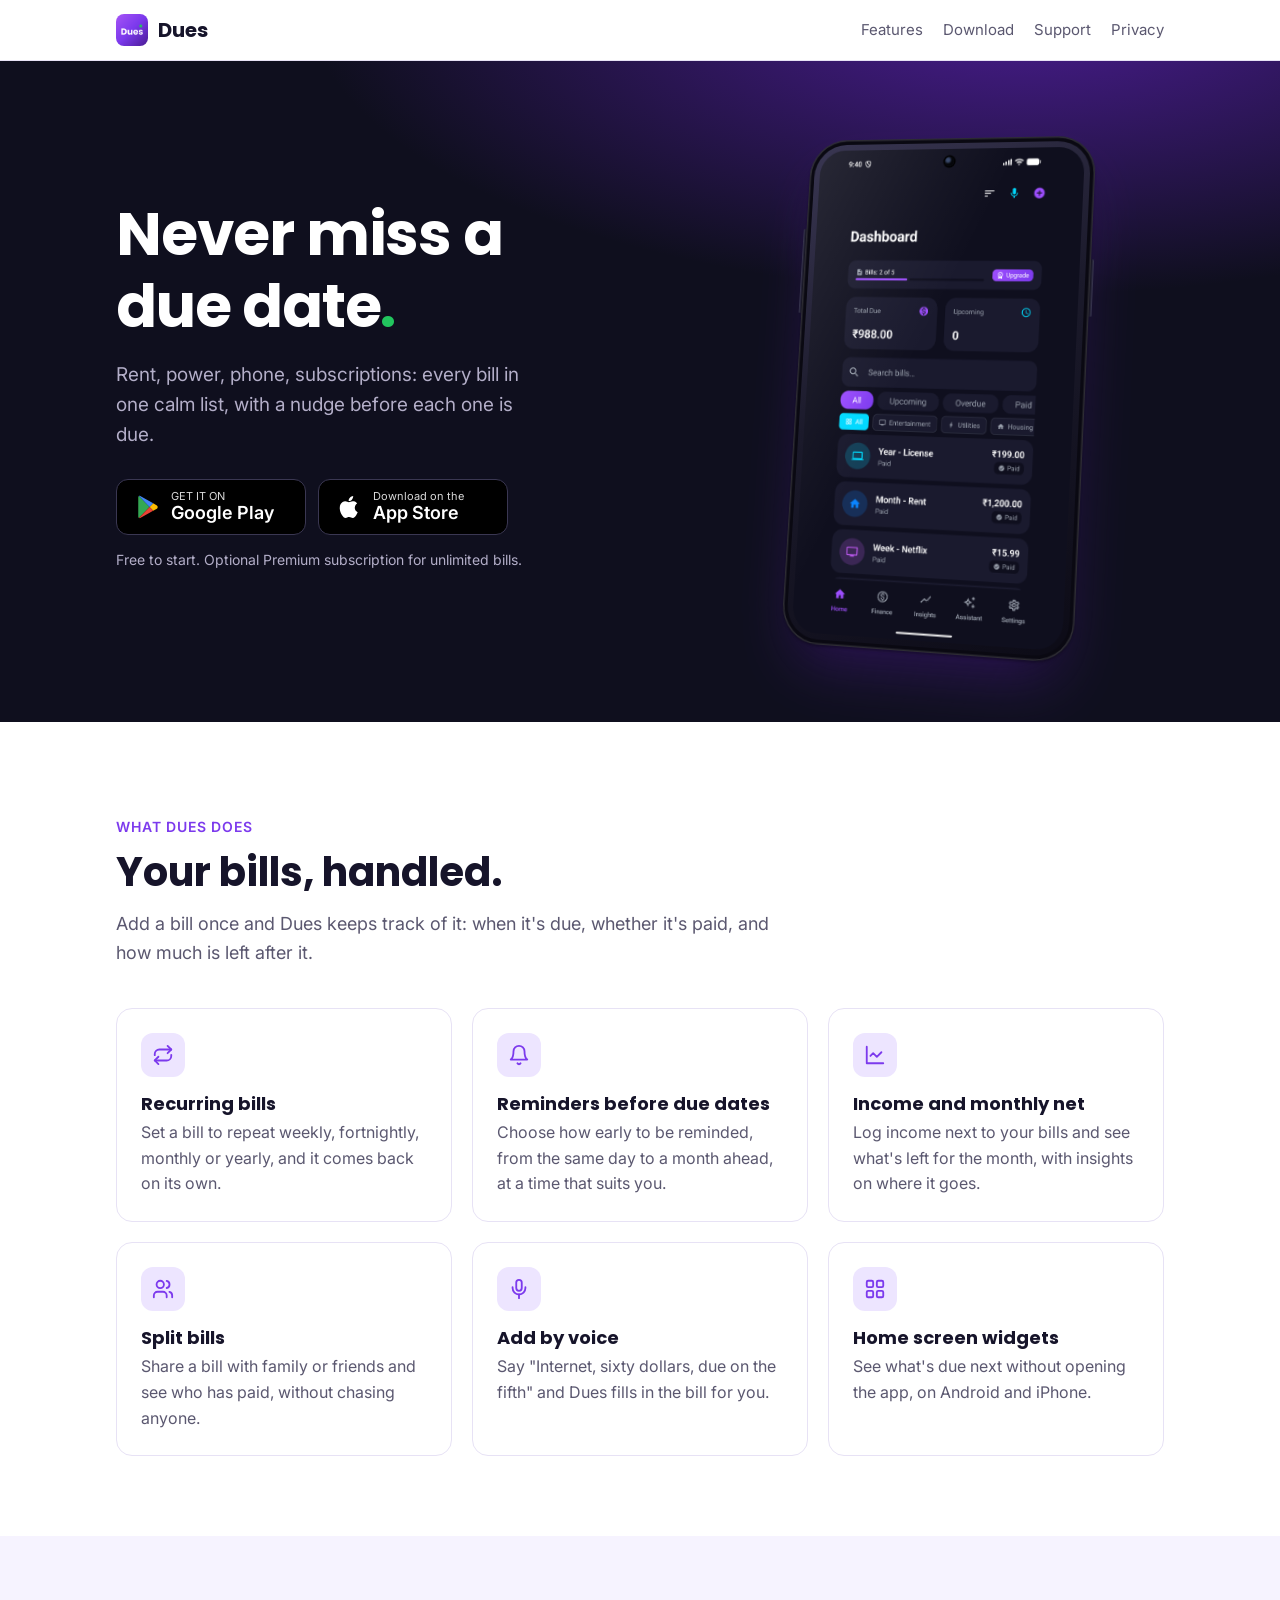
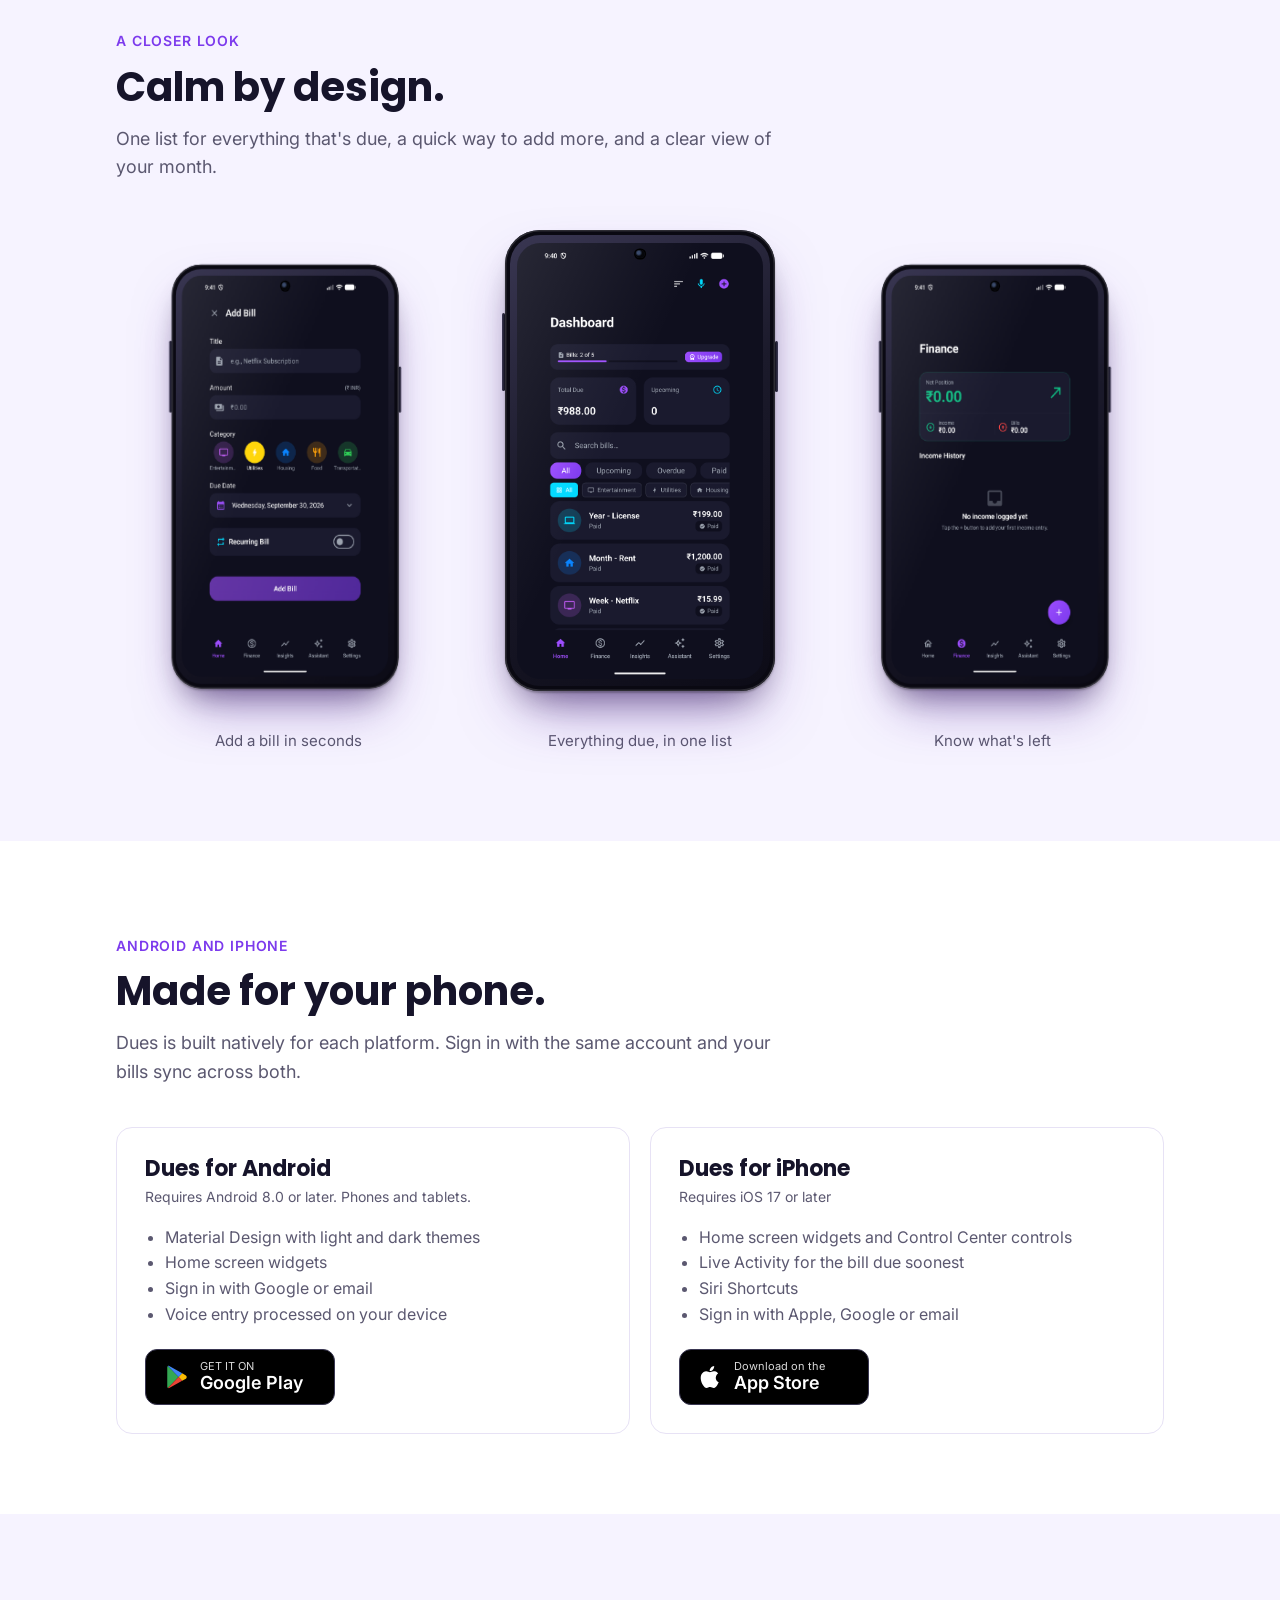
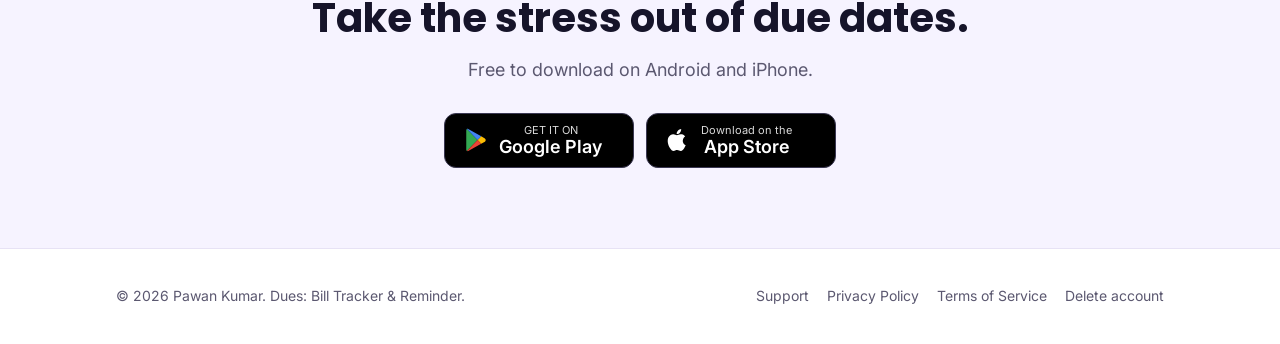
<file: index.html>
<!doctype html>
<html lang="en">
<head>
<meta charset="utf-8">
<meta name="viewport" content="width=device-width, initial-scale=1">
<title>Dues: Bill Tracker &amp; Reminder</title>
<meta name="description" content="Dues keeps every bill in one calm list, reminds you before each due date, tracks your income and monthly net, and splits bills with family and friends. For Android and iPhone.">
<meta name="theme-color" content="#0f0f1e">
<meta property="og:type" content="website">
<meta property="og:title" content="Dues: Bill Tracker &amp; Reminder">
<meta property="og:description" content="Never miss a due date. Bill reminders, monthly net and shared bills, on Android and iPhone.">
<meta property="og:image" content="https://kisha1206.github.io/Dues-app/assets/og-image.png">
<meta name="twitter:card" content="summary_large_image">
<link rel="icon" type="image/png" href="assets/favicon.png">
<link rel="apple-touch-icon" href="assets/icon-180.png">
<link rel="preconnect" href="https://fonts.googleapis.com">
<link rel="preconnect" href="https://fonts.gstatic.com" crossorigin>
<link href="https://fonts.googleapis.com/css2?family=Inter:wght@400;500;600&family=Poppins:wght@600;700&display=swap" rel="stylesheet">
<link rel="stylesheet" href="assets/styles.css?v=3">
</head>
<body>
<a class="skip" href="#main">Skip to content</a>

<header class="site-header">
  <div class="wrap">
    <a class="brand" href="./"><img src="assets/icon-180.png" alt="">Dues</a>
    <nav class="nav" aria-label="Main">
      <a class="hide-sm" href="#features">Features</a>
      <a class="hide-sm" href="#download">Download</a>
      <a href="support/">Support</a>
      <a href="privacy/">Privacy</a>
    </nav>
  </div>
</header>

<main id="main">
  <section class="hero" style="padding:0">
    <div class="wrap">
      <div>
        <h1>Never miss a<br>due date<span class="dot">.</span></h1>
        <p class="lead">Rent, power, phone, subscriptions: every bill in one calm list, with a nudge before each one is due.</p>
        <div class="stores" id="download">
          <a class="store-btn" href="https://play.google.com/store/apps/details?id=com.xx.easybills" rel="noopener">
            <svg viewBox="0 0 24 24" aria-hidden="true"><path fill="#34A853" d="M3.6 1.8 13.4 12 3.6 22.2c-.4-.2-.6-.6-.6-1.1V2.9c0-.5.2-.9.6-1.1z"/><path fill="#FBBC04" d="m16.8 8.6 3.4 1.9c1 .6 1 2.4 0 3l-3.4 1.9L13.4 12z"/><path fill="#4285F4" d="M3.6 1.8c.3-.2.8-.2 1.2 0l12 6.8-3.4 3.4z"/><path fill="#EA4335" d="m13.4 12 3.4 3.4-12 6.8c-.4.2-.9.2-1.2 0z"/></svg>
            <span><small>GET IT ON</small><strong>Google Play</strong></span>
          </a>
          <a class="store-btn" href="https://apps.apple.com/app/id6761047973" rel="noopener">
            <svg viewBox="0 0 24 24" aria-hidden="true"><path fill="#fff" d="M16.4 12.6c0-2.6 2.1-3.8 2.2-3.9-1.2-1.8-3.1-2-3.7-2-1.6-.2-3.1.9-3.9.9-.8 0-2-.9-3.4-.9-1.7 0-3.3 1-4.2 2.6-1.8 3.1-.5 7.7 1.3 10.2.9 1.2 1.9 2.6 3.2 2.6 1.3-.1 1.8-.8 3.3-.8 1.6 0 2 .8 3.4.8 1.4 0 2.3-1.3 3.1-2.5 1-1.4 1.4-2.8 1.4-2.9 0 0-2.7-1-2.7-4.1zM13.9 5c.7-.9 1.2-2 1-3.2-1 0-2.3.7-3 1.6-.7.8-1.3 2-1.1 3.1 1.2.1 2.3-.6 3.1-1.5z"/></svg>
            <span><small>Download on the</small><strong>App Store</strong></span>
          </a>
        </div>
        <p class="note">Free to start. Optional Premium subscription for unlimited bills.</p>
      </div>
      <div class="hero-stage"><div class="device device--hero"><div class="device-screen"><img src="assets/screen-1-home.png" width="675" height="1200" alt="The Dues dashboard, showing total due, upcoming bills, and a list of bills marked paid"></div></div></div>
    </div>
  </section>

  <section id="features">
    <div class="wrap">
      <p class="eyebrow">What Dues does</p>
      <h2 class="section-title">Your bills, handled.</h2>
      <p class="section-lead">Add a bill once and Dues keeps track of it: when it's due, whether it's paid, and how much is left after it.</p>
      <div class="features">
        <div class="feature">
          <div class="icon"><svg viewBox="0 0 24 24" fill="none" stroke="currentColor" stroke-width="2" stroke-linecap="round" stroke-linejoin="round" aria-hidden="true"><path d="M17 2.1 21 6l-4 4"/><path d="M3 12.2V11a5 5 0 0 1 5-5h13"/><path d="m7 21.9-4-4 4-4"/><path d="M21 11.8V13a5 5 0 0 1-5 5H3"/></svg></div>
          <h3>Recurring bills</h3>
          <p>Set a bill to repeat weekly, fortnightly, monthly or yearly, and it comes back on its own.</p>
        </div>
        <div class="feature">
          <div class="icon"><svg viewBox="0 0 24 24" fill="none" stroke="currentColor" stroke-width="2" stroke-linecap="round" stroke-linejoin="round" aria-hidden="true"><path d="M6 8a6 6 0 0 1 12 0c0 7 3 9 3 9H3s3-2 3-9"/><path d="M10.3 21a1.9 1.9 0 0 0 3.4 0"/></svg></div>
          <h3>Reminders before due dates</h3>
          <p>Choose how early to be reminded, from the same day to a month ahead, at a time that suits you.</p>
        </div>
        <div class="feature">
          <div class="icon"><svg viewBox="0 0 24 24" fill="none" stroke="currentColor" stroke-width="2" stroke-linecap="round" stroke-linejoin="round" aria-hidden="true"><path d="M3 3v18h18"/><path d="m19 9-5 5-4-4-3 3"/></svg></div>
          <h3>Income and monthly net</h3>
          <p>Log income next to your bills and see what's left for the month, with insights on where it goes.</p>
        </div>
        <div class="feature">
          <div class="icon"><svg viewBox="0 0 24 24" fill="none" stroke="currentColor" stroke-width="2" stroke-linecap="round" stroke-linejoin="round" aria-hidden="true"><path d="M16 21v-2a4 4 0 0 0-4-4H6a4 4 0 0 0-4 4v2"/><circle cx="9" cy="7" r="4"/><path d="M22 21v-2a4 4 0 0 0-3-3.9"/><path d="M16 3.1a4 4 0 0 1 0 7.8"/></svg></div>
          <h3>Split bills</h3>
          <p>Share a bill with family or friends and see who has paid, without chasing anyone.</p>
        </div>
        <div class="feature">
          <div class="icon"><svg viewBox="0 0 24 24" fill="none" stroke="currentColor" stroke-width="2" stroke-linecap="round" stroke-linejoin="round" aria-hidden="true"><rect x="9" y="2" width="6" height="12" rx="3"/><path d="M19 10v1a7 7 0 0 1-14 0v-1"/><path d="M12 18v4"/></svg></div>
          <h3>Add by voice</h3>
          <p>Say "Internet, sixty dollars, due on the fifth" and Dues fills in the bill for you.</p>
        </div>
        <div class="feature">
          <div class="icon"><svg viewBox="0 0 24 24" fill="none" stroke="currentColor" stroke-width="2" stroke-linecap="round" stroke-linejoin="round" aria-hidden="true"><rect x="3" y="3" width="7" height="7" rx="1.5"/><rect x="14" y="3" width="7" height="7" rx="1.5"/><rect x="3" y="14" width="7" height="7" rx="1.5"/><rect x="14" y="14" width="7" height="7" rx="1.5"/></svg></div>
          <h3>Home screen widgets</h3>
          <p>See what's due next without opening the app, on Android and iPhone.</p>
        </div>
      </div>
    </div>
  </section>

  <section class="alt" aria-labelledby="shots-title">
    <div class="wrap">
      <p class="eyebrow">A closer look</p>
      <h2 class="section-title" id="shots-title">Calm by design.</h2>
      <p class="section-lead">One list for everything that's due, a quick way to add more, and a clear view of your month.</p>
      <div class="shots">
        <figure class="shot shot--left"><div class="device"><div class="device-screen"><img src="assets/screen-2-add.png" width="675" height="1200" loading="lazy" alt="Add bill screen with amount, category, due date and repeat options"></div></div><figcaption>Add a bill in seconds</figcaption></figure>
        <figure class="shot shot--center"><div class="device"><div class="device-screen"><img src="assets/screen-1-home.png" width="675" height="1200" loading="lazy" alt="Dashboard with totals, filters and bill list"></div></div><figcaption>Everything due, in one list</figcaption></figure>
        <figure class="shot shot--right"><div class="device"><div class="device-screen"><img src="assets/screen-3-finance.png" width="675" height="1200" loading="lazy" alt="Finance screen with income, bills and monthly net"></div></div><figcaption>Know what's left</figcaption></figure>
      </div>
    </div>
  </section>

  <section aria-labelledby="platforms-title">
    <div class="wrap">
      <p class="eyebrow">Android and iPhone</p>
      <h2 class="section-title" id="platforms-title">Made for your phone.</h2>
      <p class="section-lead">Dues is built natively for each platform. Sign in with the same account and your bills sync across both.</p>
      <div class="platforms">
        <div class="platform">
          <h3>Dues for Android</h3>
          <p class="req">Requires Android 8.0 or later. Phones and tablets.</p>
          <ul>
            <li>Material Design with light and dark themes</li>
            <li>Home screen widgets</li>
            <li>Sign in with Google or email</li>
            <li>Voice entry processed on your device</li>
          </ul>
          <a class="store-btn" href="https://play.google.com/store/apps/details?id=com.xx.easybills" rel="noopener">
            <svg viewBox="0 0 24 24" aria-hidden="true"><path fill="#34A853" d="M3.6 1.8 13.4 12 3.6 22.2c-.4-.2-.6-.6-.6-1.1V2.9c0-.5.2-.9.6-1.1z"/><path fill="#FBBC04" d="m16.8 8.6 3.4 1.9c1 .6 1 2.4 0 3l-3.4 1.9L13.4 12z"/><path fill="#4285F4" d="M3.6 1.8c.3-.2.8-.2 1.2 0l12 6.8-3.4 3.4z"/><path fill="#EA4335" d="m13.4 12 3.4 3.4-12 6.8c-.4.2-.9.2-1.2 0z"/></svg>
            <span><small>GET IT ON</small><strong>Google Play</strong></span>
          </a>
        </div>
        <div class="platform">
          <h3>Dues for iPhone</h3>
          <p class="req">Requires iOS 17 or later</p>
          <ul>
            <li>Home screen widgets and Control Center controls</li>
            <li>Live Activity for the bill due soonest</li>
            <li>Siri Shortcuts</li>
            <li>Sign in with Apple, Google or email</li>
          </ul>
          <a class="store-btn" href="https://apps.apple.com/app/id6761047973" rel="noopener">
            <svg viewBox="0 0 24 24" aria-hidden="true"><path fill="#fff" d="M16.4 12.6c0-2.6 2.1-3.8 2.2-3.9-1.2-1.8-3.1-2-3.7-2-1.6-.2-3.1.9-3.9.9-.8 0-2-.9-3.4-.9-1.7 0-3.3 1-4.2 2.6-1.8 3.1-.5 7.7 1.3 10.2.9 1.2 1.9 2.6 3.2 2.6 1.3-.1 1.8-.8 3.3-.8 1.6 0 2 .8 3.4.8 1.4 0 2.3-1.3 3.1-2.5 1-1.4 1.4-2.8 1.4-2.9 0 0-2.7-1-2.7-4.1zM13.9 5c.7-.9 1.2-2 1-3.2-1 0-2.3.7-3 1.6-.7.8-1.3 2-1.1 3.1 1.2.1 2.3-.6 3.1-1.5z"/></svg>
            <span><small>Download on the</small><strong>App Store</strong></span>
          </a>
        </div>
      </div>
    </div>
  </section>

  <section class="alt cta">
    <div class="wrap">
      <h2 class="section-title">Take the stress out of due dates.</h2>
      <p class="section-lead" style="margin:0 auto">Free to download on Android and iPhone.</p>
      <div class="stores">
        <a class="store-btn" href="https://play.google.com/store/apps/details?id=com.xx.easybills" rel="noopener">
          <svg viewBox="0 0 24 24" aria-hidden="true"><path fill="#34A853" d="M3.6 1.8 13.4 12 3.6 22.2c-.4-.2-.6-.6-.6-1.1V2.9c0-.5.2-.9.6-1.1z"/><path fill="#FBBC04" d="m16.8 8.6 3.4 1.9c1 .6 1 2.4 0 3l-3.4 1.9L13.4 12z"/><path fill="#4285F4" d="M3.6 1.8c.3-.2.8-.2 1.2 0l12 6.8-3.4 3.4z"/><path fill="#EA4335" d="m13.4 12 3.4 3.4-12 6.8c-.4.2-.9.2-1.2 0z"/></svg>
          <span><small>GET IT ON</small><strong>Google Play</strong></span>
        </a>
        <a class="store-btn" href="https://apps.apple.com/app/id6761047973" rel="noopener">
          <svg viewBox="0 0 24 24" aria-hidden="true"><path fill="#fff" d="M16.4 12.6c0-2.6 2.1-3.8 2.2-3.9-1.2-1.8-3.1-2-3.7-2-1.6-.2-3.1.9-3.9.9-.8 0-2-.9-3.4-.9-1.7 0-3.3 1-4.2 2.6-1.8 3.1-.5 7.7 1.3 10.2.9 1.2 1.9 2.6 3.2 2.6 1.3-.1 1.8-.8 3.3-.8 1.6 0 2 .8 3.4.8 1.4 0 2.3-1.3 3.1-2.5 1-1.4 1.4-2.8 1.4-2.9 0 0-2.7-1-2.7-4.1zM13.9 5c.7-.9 1.2-2 1-3.2-1 0-2.3.7-3 1.6-.7.8-1.3 2-1.1 3.1 1.2.1 2.3-.6 3.1-1.5z"/></svg>
          <span><small>Download on the</small><strong>App Store</strong></span>
        </a>
      </div>
    </div>
  </section>
</main>

<footer class="site-footer">
  <div class="wrap">
    <span>© 2026 Pawan Kumar. Dues: Bill Tracker &amp; Reminder.</span>
    <nav aria-label="Footer">
      <a href="support/">Support</a>
      <a href="privacy/">Privacy Policy</a>
      <a href="terms/">Terms of Service</a>
      <a href="delete-account/">Delete account</a>
    </nav>
  </div>
</footer>
</body>
</html>
</file>
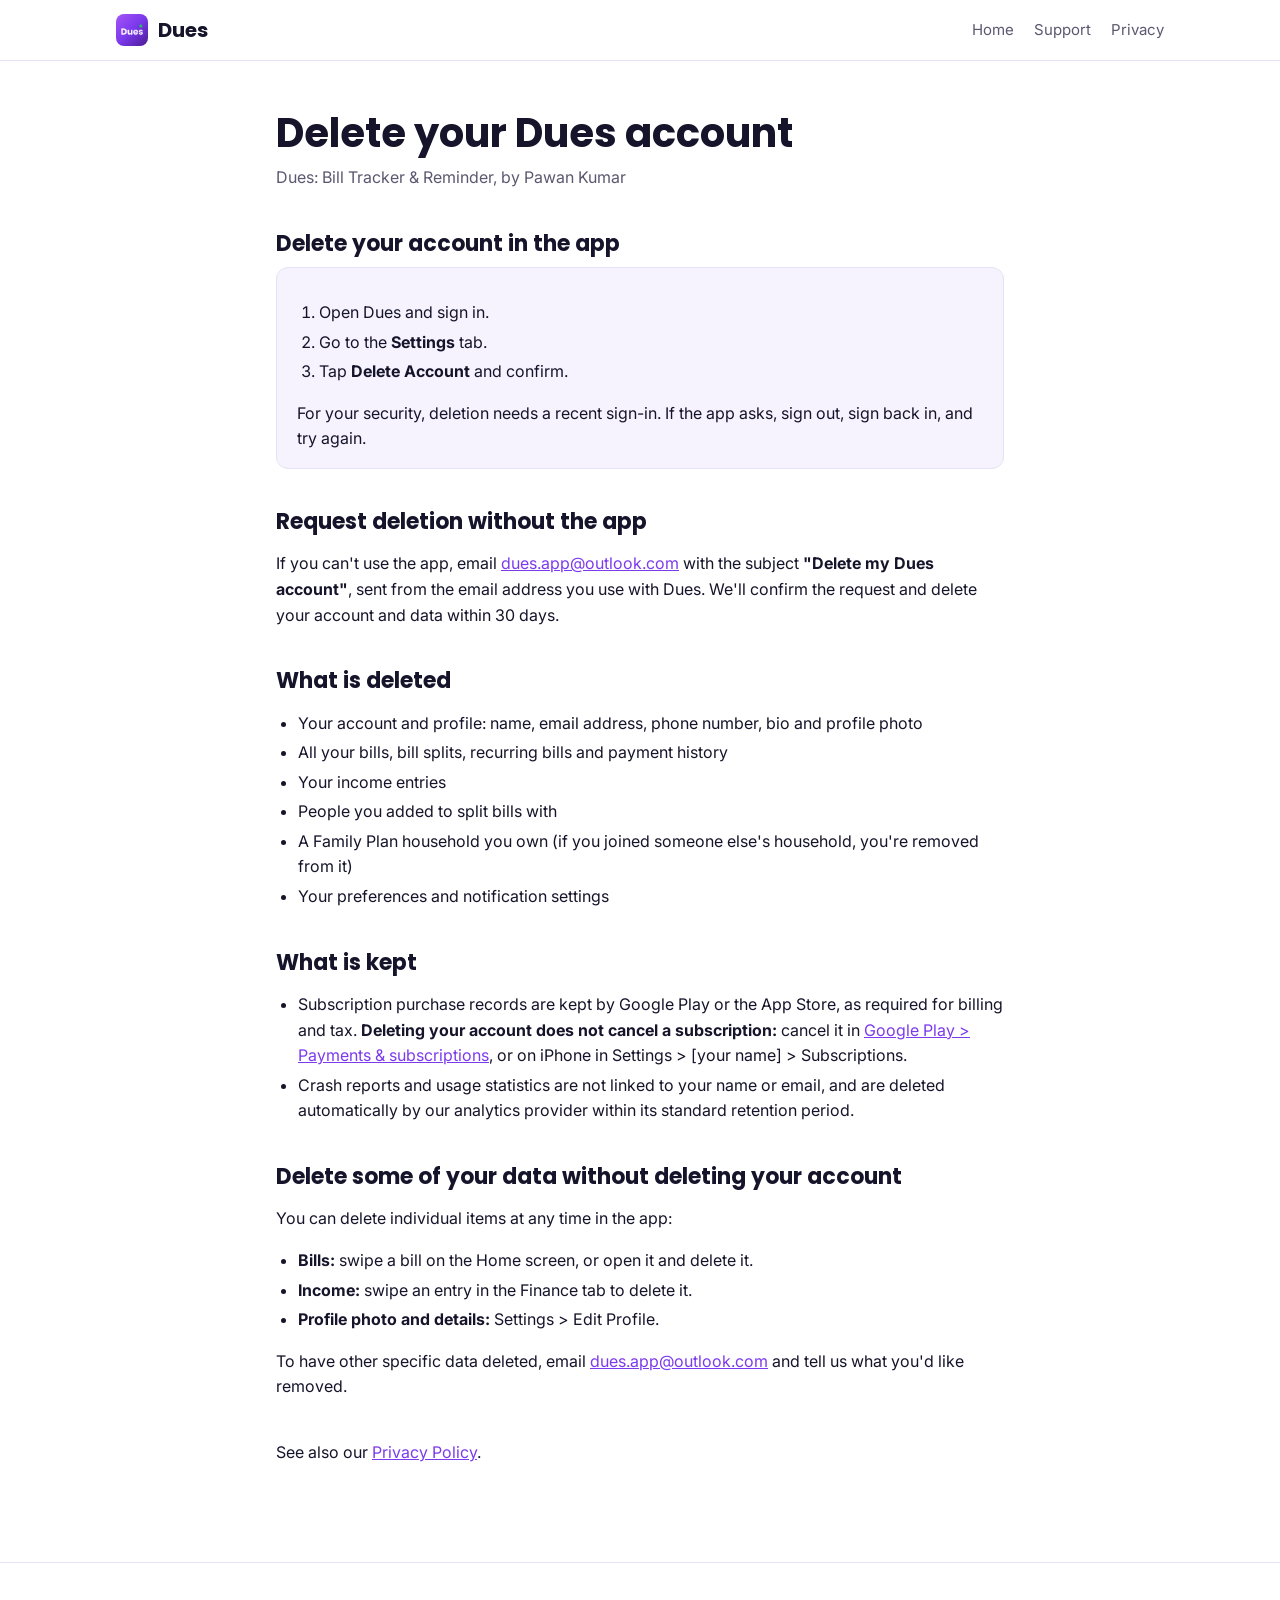
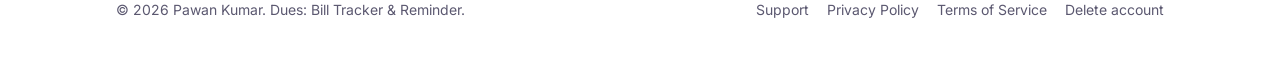
<file: delete-account/index.html>
<!doctype html>
<html lang="en">
<head>
<meta charset="utf-8">
<meta name="viewport" content="width=device-width, initial-scale=1">
<title>Delete your account · Dues</title>
<meta name="description" content="How to delete your Dues: Bill Tracker &amp; Reminder account and data, with or without the app.">
<meta name="theme-color" content="#0f0f1e">
<link rel="icon" type="image/png" href="../assets/favicon.png">
<link rel="apple-touch-icon" href="../assets/icon-180.png">
<link rel="preconnect" href="https://fonts.googleapis.com">
<link rel="preconnect" href="https://fonts.gstatic.com" crossorigin>
<link href="https://fonts.googleapis.com/css2?family=Inter:wght@400;500;600&family=Poppins:wght@600;700&display=swap" rel="stylesheet">
<link rel="stylesheet" href="../assets/styles.css?v=3">
</head>
<body>
<a class="skip" href="#main">Skip to content</a>
<header class="site-header">
  <div class="wrap">
    <a class="brand" href="../"><img src="../assets/icon-180.png" alt="">Dues</a>
    <nav class="nav" aria-label="Main">
      <a class="hide-sm" href="../">Home</a>
      <a href="../support/">Support</a>
      <a href="../privacy/">Privacy</a>
    </nav>
  </div>
</header>

<main id="main" class="doc">
  <h1>Delete your Dues account</h1>
  <p class="meta">Dues: Bill Tracker &amp; Reminder, by Pawan Kumar</p>

  <h2>Delete your account in the app</h2>
  <div class="card">
    <ol>
      <li>Open Dues and sign in.</li>
      <li>Go to the <strong>Settings</strong> tab.</li>
      <li>Tap <strong>Delete Account</strong> and confirm.</li>
    </ol>
    <p class="muted" style="margin-bottom:0">For your security, deletion needs a recent sign-in. If the app asks, sign out, sign back in, and try again.</p>
  </div>

  <h2>Request deletion without the app</h2>
  <p>If you can't use the app, email <a href="mailto:dues.app@outlook.com?subject=Delete%20my%20Dues%20account">dues.app@outlook.com</a> with the subject <strong>"Delete my Dues account"</strong>, sent from the email address you use with Dues. We'll confirm the request and delete your account and data within 30 days.</p>

  <h2>What is deleted</h2>
  <ul>
    <li>Your account and profile: name, email address, phone number, bio and profile photo</li>
    <li>All your bills, bill splits, recurring bills and payment history</li>
    <li>Your income entries</li>
    <li>People you added to split bills with</li>
    <li>A Family Plan household you own (if you joined someone else's household, you're removed from it)</li>
    <li>Your preferences and notification settings</li>
  </ul>

  <h2>What is kept</h2>
  <ul>
    <li>Subscription purchase records are kept by Google Play or the App Store, as required for billing and tax. <strong>Deleting your account does not cancel a subscription:</strong> cancel it in <a href="https://play.google.com/store/account/subscriptions" rel="noopener">Google Play &gt; Payments &amp; subscriptions</a>, or on iPhone in Settings &gt; [your name] &gt; Subscriptions.</li>
    <li>Crash reports and usage statistics are not linked to your name or email, and are deleted automatically by our analytics provider within its standard retention period.</li>
  </ul>

  <h2 id="data">Delete some of your data without deleting your account</h2>
  <p>You can delete individual items at any time in the app:</p>
  <ul>
    <li><strong>Bills:</strong> swipe a bill on the Home screen, or open it and delete it.</li>
    <li><strong>Income:</strong> swipe an entry in the Finance tab to delete it.</li>
    <li><strong>Profile photo and details:</strong> Settings &gt; Edit Profile.</li>
  </ul>
  <p>To have other specific data deleted, email <a href="mailto:dues.app@outlook.com?subject=Dues%20data%20deletion%20request">dues.app@outlook.com</a> and tell us what you'd like removed.</p>

  <p class="muted" style="margin-top:40px">See also our <a href="../privacy/">Privacy Policy</a>.</p>
</main>

<footer class="site-footer">
  <div class="wrap">
    <span>© 2026 Pawan Kumar. Dues: Bill Tracker &amp; Reminder.</span>
    <nav aria-label="Footer">
      <a href="../support/">Support</a>
      <a href="../privacy/">Privacy Policy</a>
      <a href="../terms/">Terms of Service</a>
      <a href="./">Delete account</a>
    </nav>
  </div>
</footer>
</body>
</html>
</file>
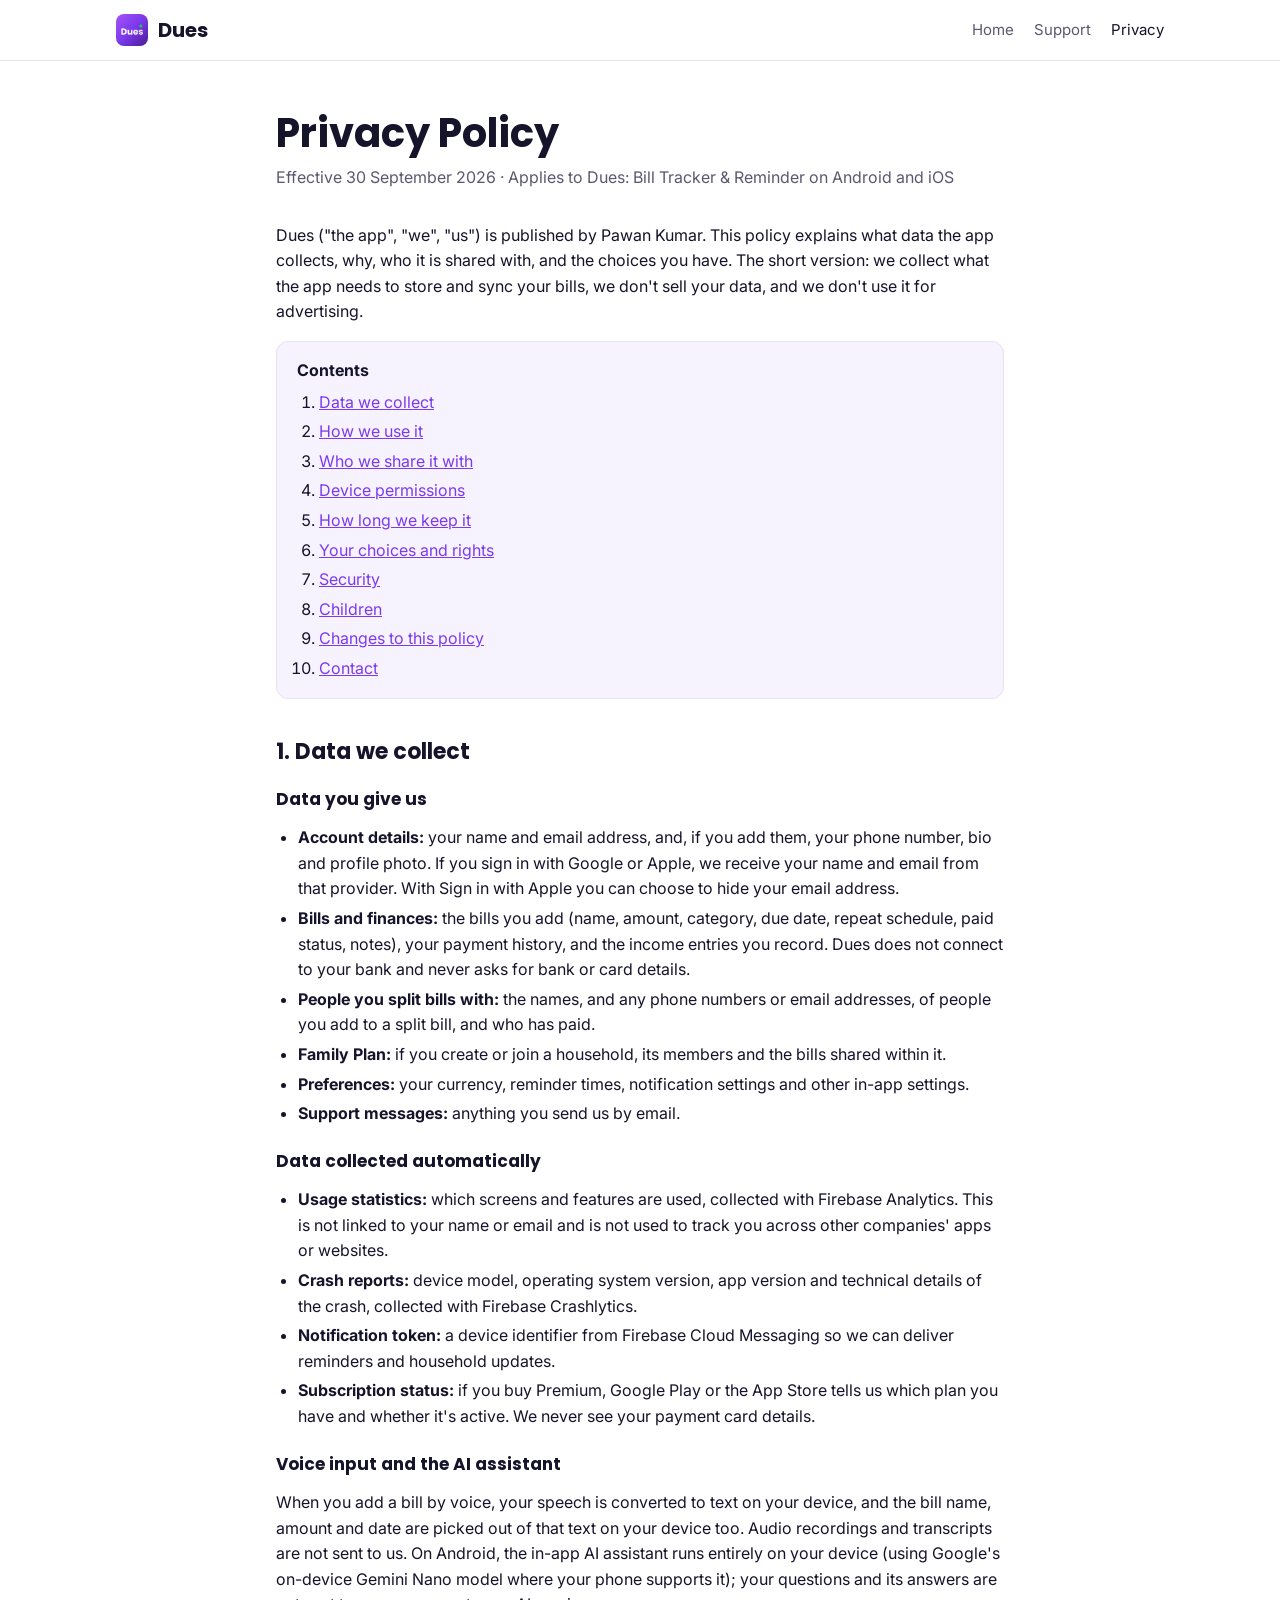
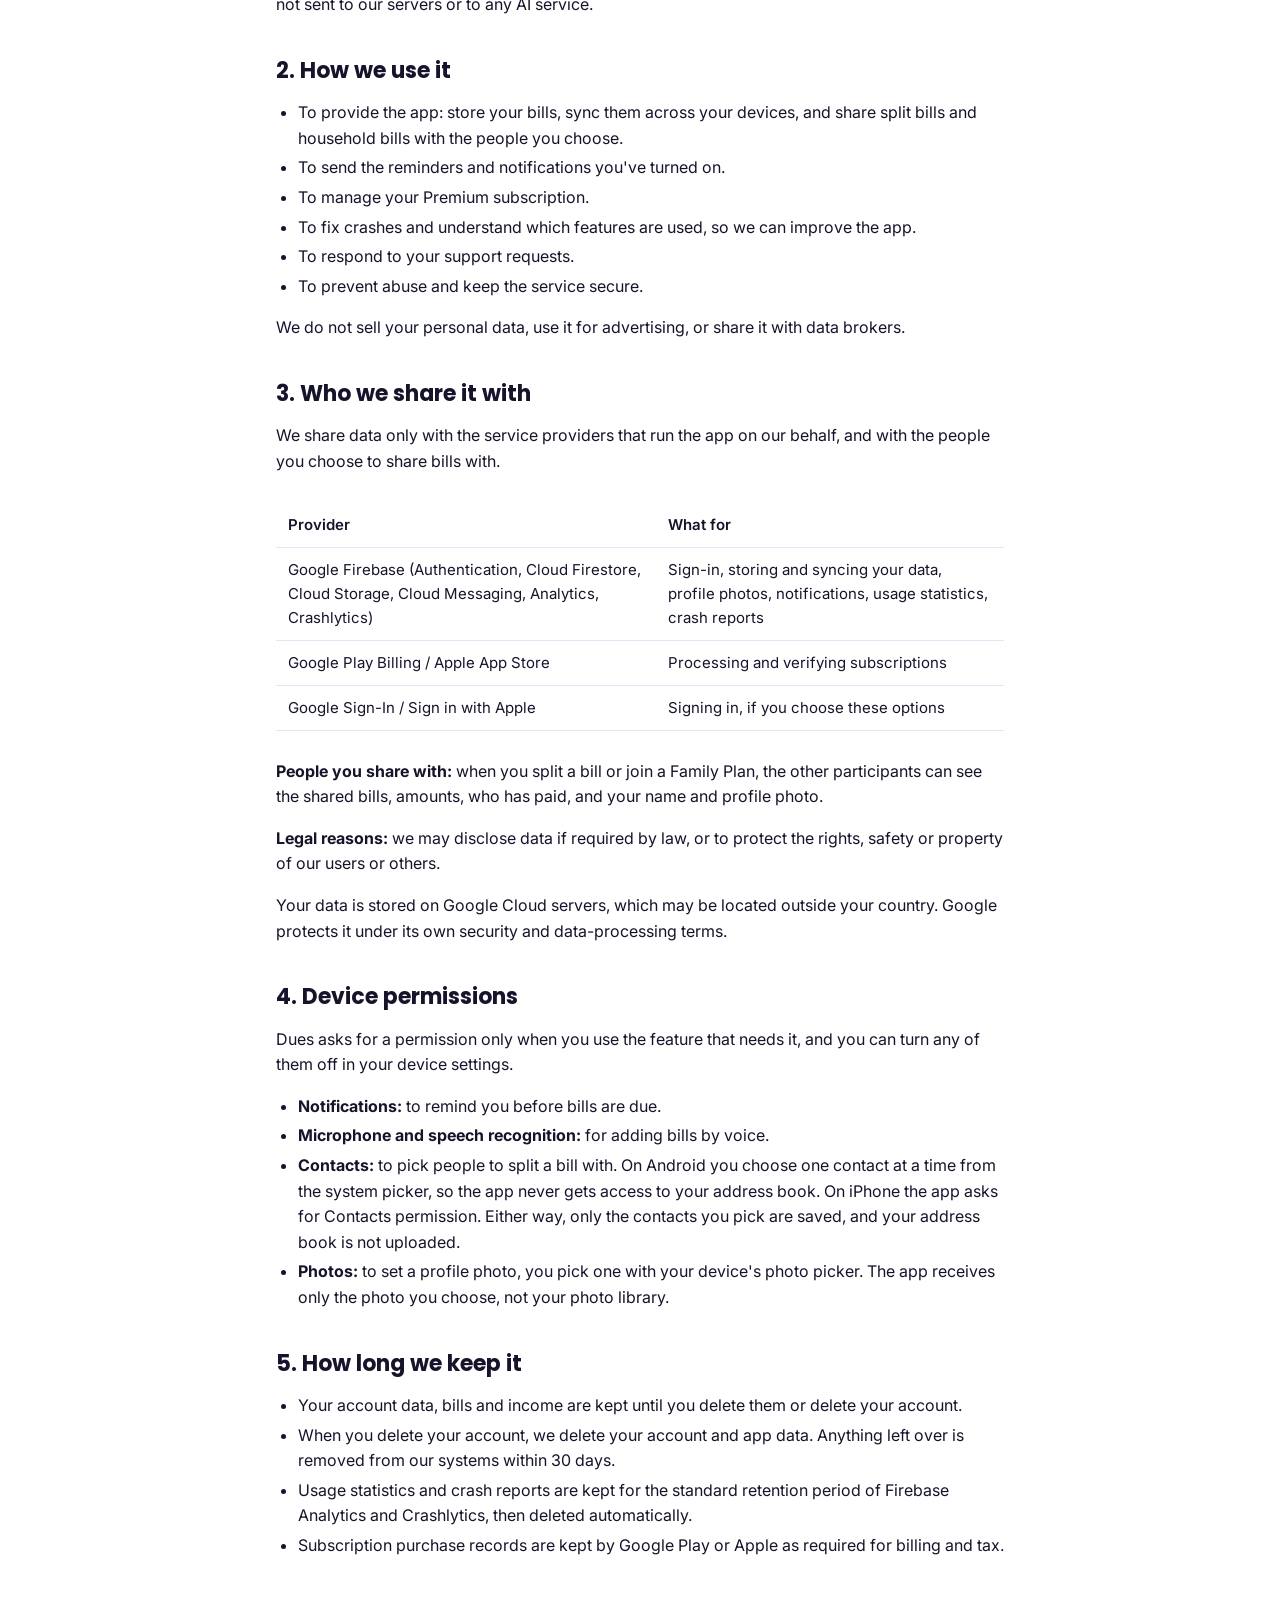
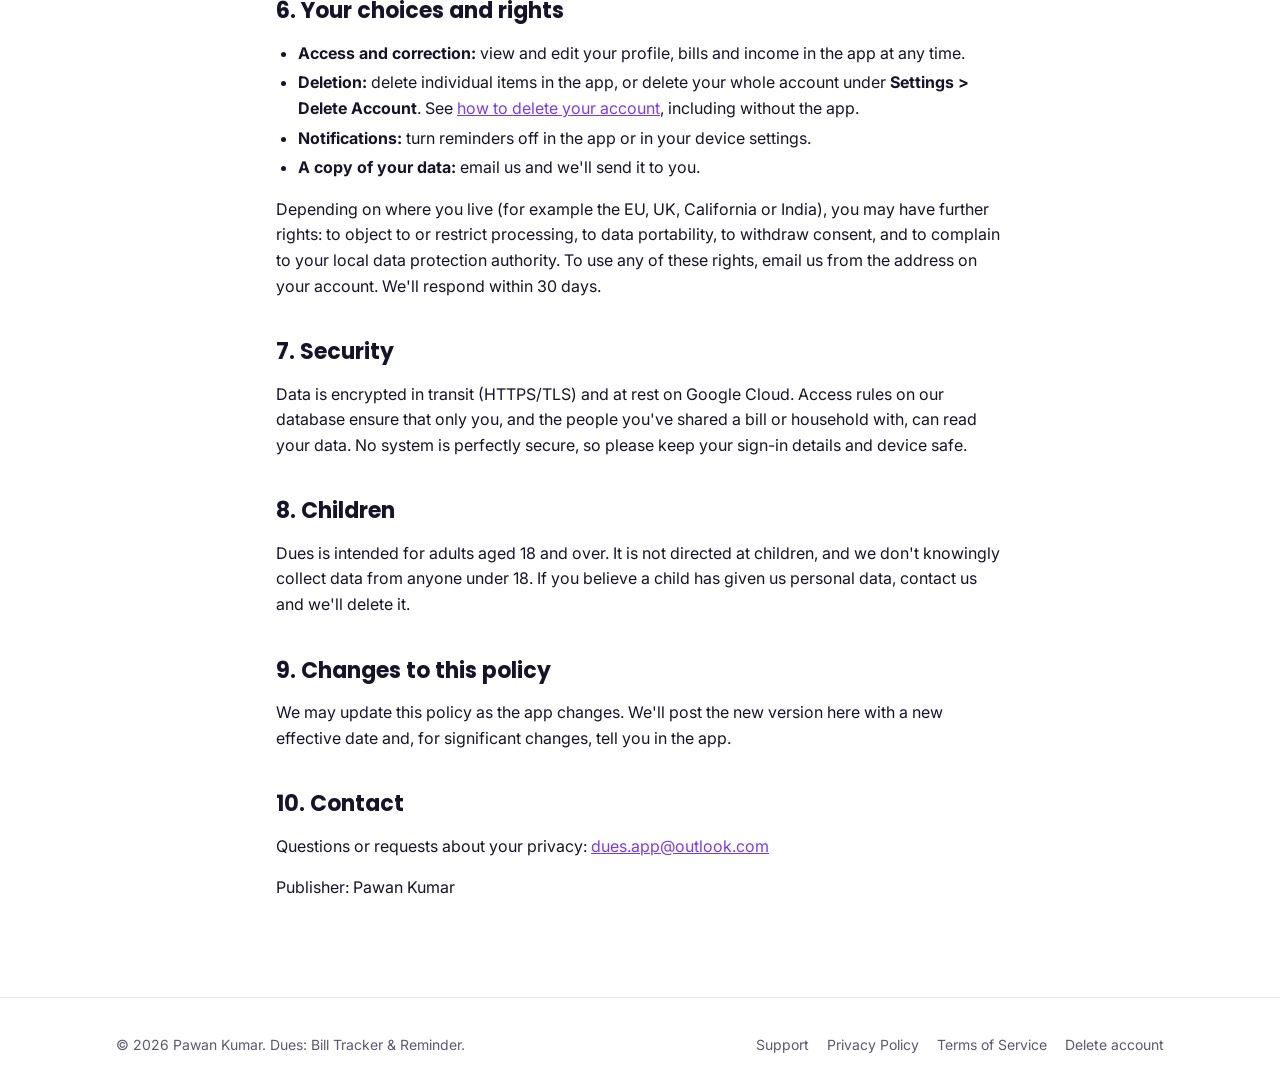
<file: privacy/index.html>
<!doctype html>
<html lang="en">
<head>
<meta charset="utf-8">
<meta name="viewport" content="width=device-width, initial-scale=1">
<title>Privacy Policy · Dues</title>
<meta name="description" content="How Dues: Bill Tracker &amp; Reminder collects, uses and protects your data on Android and iPhone.">
<meta name="theme-color" content="#0f0f1e">
<link rel="icon" type="image/png" href="../assets/favicon.png">
<link rel="apple-touch-icon" href="../assets/icon-180.png">
<link rel="preconnect" href="https://fonts.googleapis.com">
<link rel="preconnect" href="https://fonts.gstatic.com" crossorigin>
<link href="https://fonts.googleapis.com/css2?family=Inter:wght@400;500;600&family=Poppins:wght@600;700&display=swap" rel="stylesheet">
<link rel="stylesheet" href="../assets/styles.css?v=3">
</head>
<body>
<a class="skip" href="#main">Skip to content</a>
<header class="site-header">
  <div class="wrap">
    <a class="brand" href="../"><img src="../assets/icon-180.png" alt="">Dues</a>
    <nav class="nav" aria-label="Main">
      <a class="hide-sm" href="../">Home</a>
      <a href="../support/">Support</a>
      <a href="./" aria-current="page">Privacy</a>
    </nav>
  </div>
</header>

<main id="main" class="doc">
  <h1>Privacy Policy</h1>
  <p class="meta">Effective 30 September 2026 · Applies to Dues: Bill Tracker &amp; Reminder on Android and iOS</p>

  <p>Dues ("the app", "we", "us") is published by Pawan Kumar. This policy explains what data the app collects, why, who it is shared with, and the choices you have. The short version: we collect what the app needs to store and sync your bills, we don't sell your data, and we don't use it for advertising.</p>

  <div class="toc">
    <strong>Contents</strong>
    <ol>
      <li><a href="#collect">Data we collect</a></li>
      <li><a href="#use">How we use it</a></li>
      <li><a href="#share">Who we share it with</a></li>
      <li><a href="#permissions">Device permissions</a></li>
      <li><a href="#retention">How long we keep it</a></li>
      <li><a href="#rights">Your choices and rights</a></li>
      <li><a href="#security">Security</a></li>
      <li><a href="#children">Children</a></li>
      <li><a href="#changes">Changes to this policy</a></li>
      <li><a href="#contact">Contact</a></li>
    </ol>
  </div>

  <h2 id="collect">1. Data we collect</h2>

  <h3>Data you give us</h3>
  <ul>
    <li><strong>Account details:</strong> your name and email address, and, if you add them, your phone number, bio and profile photo. If you sign in with Google or Apple, we receive your name and email from that provider. With Sign in with Apple you can choose to hide your email address.</li>
    <li><strong>Bills and finances:</strong> the bills you add (name, amount, category, due date, repeat schedule, paid status, notes), your payment history, and the income entries you record. Dues does not connect to your bank and never asks for bank or card details.</li>
    <li><strong>People you split bills with:</strong> the names, and any phone numbers or email addresses, of people you add to a split bill, and who has paid.</li>
    <li><strong>Family Plan:</strong> if you create or join a household, its members and the bills shared within it.</li>
    <li><strong>Preferences:</strong> your currency, reminder times, notification settings and other in-app settings.</li>
    <li><strong>Support messages:</strong> anything you send us by email.</li>
  </ul>

  <h3>Data collected automatically</h3>
  <ul>
    <li><strong>Usage statistics:</strong> which screens and features are used, collected with Firebase Analytics. This is not linked to your name or email and is not used to track you across other companies' apps or websites.</li>
    <li><strong>Crash reports:</strong> device model, operating system version, app version and technical details of the crash, collected with Firebase Crashlytics.</li>
    <li><strong>Notification token:</strong> a device identifier from Firebase Cloud Messaging so we can deliver reminders and household updates.</li>
    <li><strong>Subscription status:</strong> if you buy Premium, Google Play or the App Store tells us which plan you have and whether it's active. We never see your payment card details.</li>
  </ul>

  <h3>Voice input and the AI assistant</h3>
  <p>When you add a bill by voice, your speech is converted to text on your device, and the bill name, amount and date are picked out of that text on your device too. Audio recordings and transcripts are not sent to us. On Android, the in-app AI assistant runs entirely on your device (using Google's on-device Gemini Nano model where your phone supports it); your questions and its answers are not sent to our servers or to any AI service.</p>

  <h2 id="use">2. How we use it</h2>
  <ul>
    <li>To provide the app: store your bills, sync them across your devices, and share split bills and household bills with the people you choose.</li>
    <li>To send the reminders and notifications you've turned on.</li>
    <li>To manage your Premium subscription.</li>
    <li>To fix crashes and understand which features are used, so we can improve the app.</li>
    <li>To respond to your support requests.</li>
    <li>To prevent abuse and keep the service secure.</li>
  </ul>
  <p>We do not sell your personal data, use it for advertising, or share it with data brokers.</p>

  <h2 id="share">3. Who we share it with</h2>
  <p>We share data only with the service providers that run the app on our behalf, and with the people you choose to share bills with.</p>
  <div class="table-scroll">
  <table>
    <thead><tr><th>Provider</th><th>What for</th></tr></thead>
    <tbody>
      <tr><td>Google Firebase (Authentication, Cloud Firestore, Cloud Storage, Cloud Messaging, Analytics, Crashlytics)</td><td>Sign-in, storing and syncing your data, profile photos, notifications, usage statistics, crash reports</td></tr>
      <tr><td>Google Play Billing / Apple App Store</td><td>Processing and verifying subscriptions</td></tr>
      <tr><td>Google Sign-In / Sign in with Apple</td><td>Signing in, if you choose these options</td></tr>
    </tbody>
  </table>
  </div>
  <p><strong>People you share with:</strong> when you split a bill or join a Family Plan, the other participants can see the shared bills, amounts, who has paid, and your name and profile photo.</p>
  <p><strong>Legal reasons:</strong> we may disclose data if required by law, or to protect the rights, safety or property of our users or others.</p>
  <p>Your data is stored on Google Cloud servers, which may be located outside your country. Google protects it under its own security and data-processing terms.</p>

  <h2 id="permissions">4. Device permissions</h2>
  <p>Dues asks for a permission only when you use the feature that needs it, and you can turn any of them off in your device settings.</p>
  <ul>
    <li><strong>Notifications:</strong> to remind you before bills are due.</li>
    <li><strong>Microphone and speech recognition:</strong> for adding bills by voice.</li>
    <li><strong>Contacts:</strong> to pick people to split a bill with. On Android you choose one contact at a time from the system picker, so the app never gets access to your address book. On iPhone the app asks for Contacts permission. Either way, only the contacts you pick are saved, and your address book is not uploaded.</li>
    <li><strong>Photos:</strong> to set a profile photo, you pick one with your device&#39;s photo picker. The app receives only the photo you choose, not your photo library.</li>
  </ul>

  <h2 id="retention">5. How long we keep it</h2>
  <ul>
    <li>Your account data, bills and income are kept until you delete them or delete your account.</li>
    <li>When you delete your account, we delete your account and app data. Anything left over is removed from our systems within 30 days.</li>
    <li>Usage statistics and crash reports are kept for the standard retention period of Firebase Analytics and Crashlytics, then deleted automatically.</li>
    <li>Subscription purchase records are kept by Google Play or Apple as required for billing and tax.</li>
  </ul>

  <h2 id="rights">6. Your choices and rights</h2>
  <ul>
    <li><strong>Access and correction:</strong> view and edit your profile, bills and income in the app at any time.</li>
    <li><strong>Deletion:</strong> delete individual items in the app, or delete your whole account under <strong>Settings &gt; Delete Account</strong>. See <a href="../delete-account/">how to delete your account</a>, including without the app.</li>
    <li><strong>Notifications:</strong> turn reminders off in the app or in your device settings.</li>
    <li><strong>A copy of your data:</strong> email us and we'll send it to you.</li>
  </ul>
  <p>Depending on where you live (for example the EU, UK, California or India), you may have further rights: to object to or restrict processing, to data portability, to withdraw consent, and to complain to your local data protection authority. To use any of these rights, email us from the address on your account. We'll respond within 30 days.</p>

  <h2 id="security">7. Security</h2>
  <p>Data is encrypted in transit (HTTPS/TLS) and at rest on Google Cloud. Access rules on our database ensure that only you, and the people you've shared a bill or household with, can read your data. No system is perfectly secure, so please keep your sign-in details and device safe.</p>

  <h2 id="children">8. Children</h2>
  <p>Dues is intended for adults aged 18 and over. It is not directed at children, and we don't knowingly collect data from anyone under 18. If you believe a child has given us personal data, contact us and we'll delete it.</p>

  <h2 id="changes">9. Changes to this policy</h2>
  <p>We may update this policy as the app changes. We'll post the new version here with a new effective date and, for significant changes, tell you in the app.</p>

  <h2 id="contact">10. Contact</h2>
  <p>Questions or requests about your privacy: <a href="mailto:dues.app@outlook.com?subject=Dues%20privacy">dues.app@outlook.com</a></p>
  <p class="muted">Publisher: Pawan Kumar</p>
</main>

<footer class="site-footer">
  <div class="wrap">
    <span>© 2026 Pawan Kumar. Dues: Bill Tracker &amp; Reminder.</span>
    <nav aria-label="Footer">
      <a href="../support/">Support</a>
      <a href="./">Privacy Policy</a>
      <a href="../terms/">Terms of Service</a>
      <a href="../delete-account/">Delete account</a>
    </nav>
  </div>
</footer>
</body>
</html>
</file>
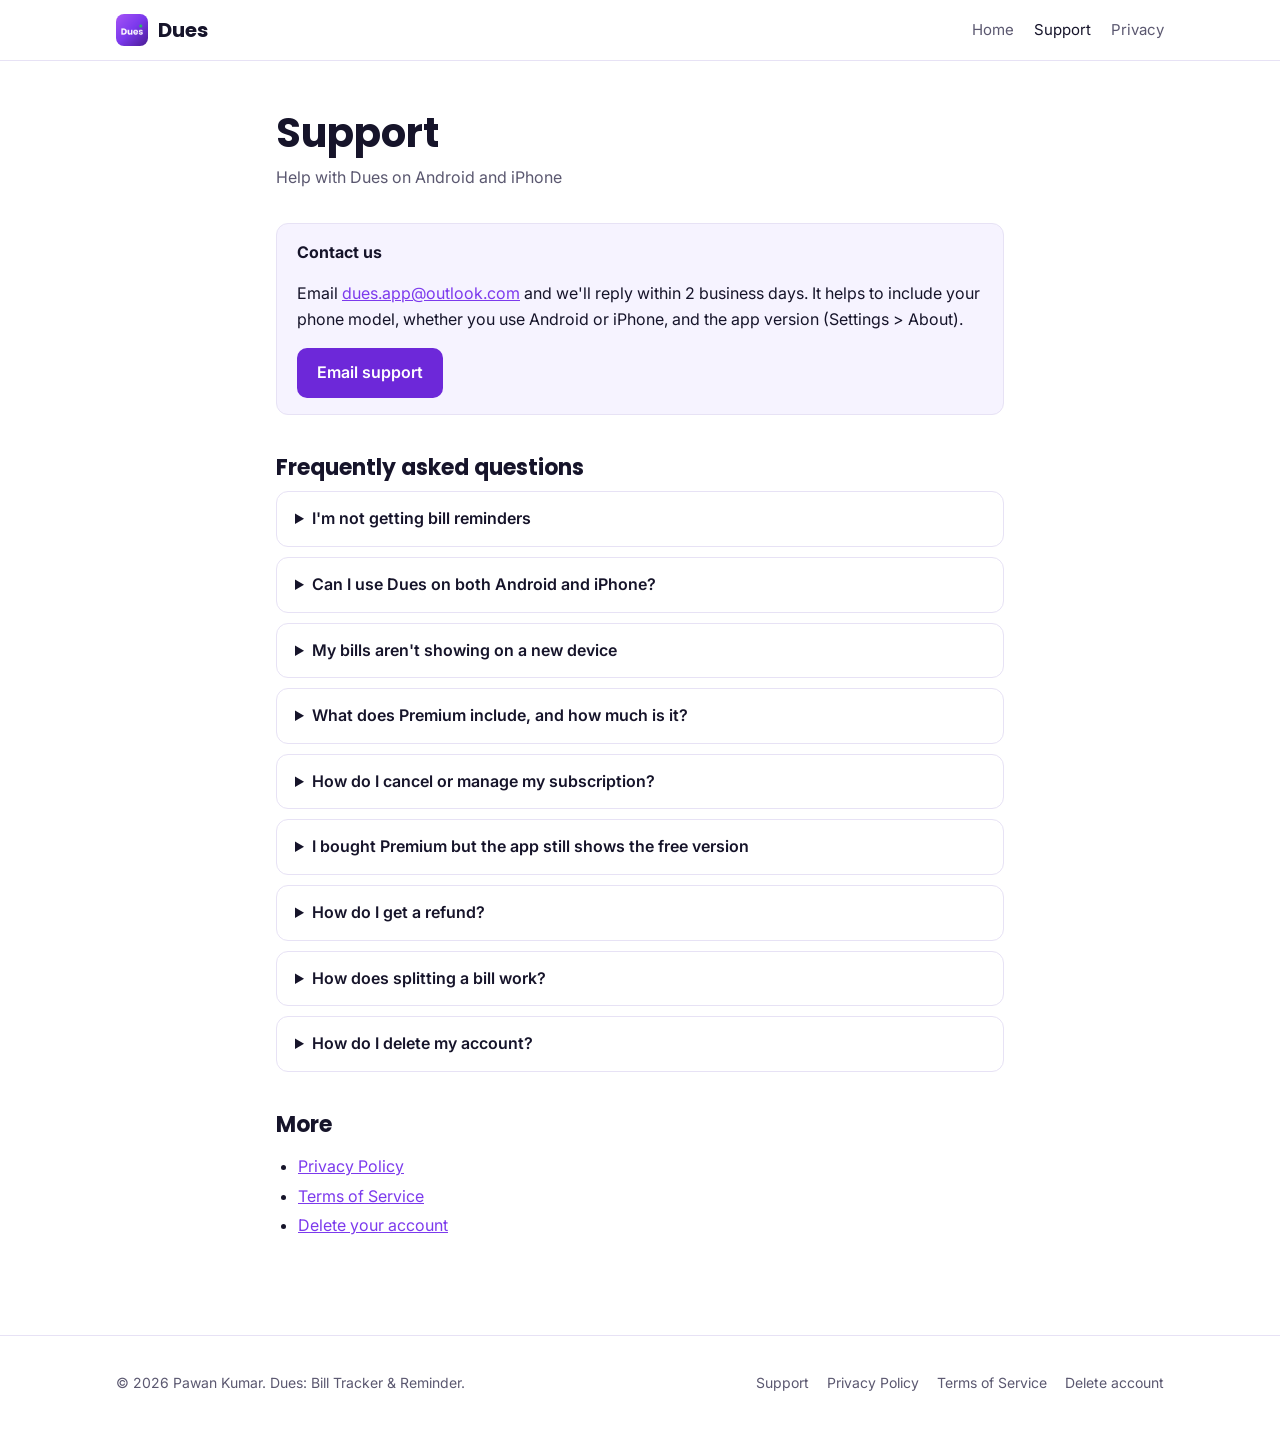
<file: support/index.html>
<!doctype html>
<html lang="en">
<head>
<meta charset="utf-8">
<meta name="viewport" content="width=device-width, initial-scale=1">
<title>Support · Dues</title>
<meta name="description" content="Get help with Dues: Bill Tracker &amp; Reminder on Android and iPhone: reminders, subscriptions, sync and your account.">
<meta name="theme-color" content="#0f0f1e">
<link rel="icon" type="image/png" href="../assets/favicon.png">
<link rel="apple-touch-icon" href="../assets/icon-180.png">
<link rel="preconnect" href="https://fonts.googleapis.com">
<link rel="preconnect" href="https://fonts.gstatic.com" crossorigin>
<link href="https://fonts.googleapis.com/css2?family=Inter:wght@400;500;600&family=Poppins:wght@600;700&display=swap" rel="stylesheet">
<link rel="stylesheet" href="../assets/styles.css?v=3">
</head>
<body>
<a class="skip" href="#main">Skip to content</a>
<header class="site-header">
  <div class="wrap">
    <a class="brand" href="../"><img src="../assets/icon-180.png" alt="">Dues</a>
    <nav class="nav" aria-label="Main">
      <a class="hide-sm" href="../">Home</a>
      <a href="./" aria-current="page">Support</a>
      <a href="../privacy/">Privacy</a>
    </nav>
  </div>
</header>

<main id="main" class="doc">
  <h1>Support</h1>
  <p class="meta">Help with Dues on Android and iPhone</p>

  <div class="card">
    <p style="margin-top:0"><strong>Contact us</strong></p>
    <p>Email <a href="mailto:dues.app@outlook.com?subject=Dues%20support">dues.app@outlook.com</a> and we'll reply within 2 business days. It helps to include your phone model, whether you use Android or iPhone, and the app version (Settings &gt; About).</p>
    <a class="btn" href="mailto:dues.app@outlook.com?subject=Dues%20support">Email support</a>
  </div>

  <h2>Frequently asked questions</h2>

  <details>
    <summary>I'm not getting bill reminders</summary>
    <ul>
      <li>Check that notifications are allowed for Dues in your device settings.</li>
      <li>In the app, check the reminder time on the bill and that reminders are on in Settings.</li>
      <li><strong>Android:</strong> some phones stop background apps to save battery. Go to Settings &gt; Apps &gt; Dues &gt; Battery and choose <em>Unrestricted</em>.</li>
      <li><strong>iPhone:</strong> make sure a Focus mode isn't silencing Dues.</li>
    </ul>
  </details>

  <details>
    <summary>Can I use Dues on both Android and iPhone?</summary>
    <p>Yes. Sign in with the same account on each device and your bills, income and shared bills sync between them.</p>
  </details>

  <details>
    <summary>My bills aren't showing on a new device</summary>
    <p>Make sure you signed in with the same method you used before, such as the same Google account, Apple ID or email address. Signing in a different way creates a separate account.</p>
  </details>

  <details>
    <summary>What does Premium include, and how much is it?</summary>
    <p>The free version lets you track a limited number of bills. Premium removes the limit and unlocks the extra features listed on the upgrade screen in the app, where you'll also see the current price in your currency.</p>
  </details>

  <details>
    <summary>How do I cancel or manage my subscription?</summary>
    <ul>
      <li><strong>Android:</strong> open <a href="https://play.google.com/store/account/subscriptions" rel="noopener">Google Play &gt; Payments &amp; subscriptions &gt; Subscriptions</a> and choose Dues.</li>
      <li><strong>iPhone:</strong> open Settings &gt; [your name] &gt; Subscriptions and choose Dues.</li>
    </ul>
    <p>Deleting the app or your account does not cancel a subscription.</p>
  </details>

  <details>
    <summary>I bought Premium but the app still shows the free version</summary>
    <p>Open the Premium (Upgrade) screen in the app and tap <strong>Restore Purchases</strong>, while signed in to the same Google Play or Apple account you bought with. If that doesn't help, email us with your order ID from the purchase receipt.</p>
  </details>

  <details>
    <summary>How do I get a refund?</summary>
    <p>Payments are handled by Google and Apple, so refunds are requested from them: through <a href="https://support.google.com/googleplay/answer/2479637" rel="noopener">Google Play's refund page</a> or Apple's <a href="https://reportaproblem.apple.com" rel="noopener">Report a Problem</a> page.</p>
  </details>

  <details>
    <summary>How does splitting a bill work?</summary>
    <p>Open a bill, choose to split it, and add the people you're sharing it with. You can mark who has paid, and everyone involved can see the shared bill.</p>
  </details>

  <details>
    <summary>How do I delete my account?</summary>
    <p>In the app, go to <strong>Settings &gt; Delete Account</strong>. You can also <a href="../delete-account/">request deletion without the app</a>.</p>
  </details>

  <h2>More</h2>
  <ul>
    <li><a href="../privacy/">Privacy Policy</a></li>
    <li><a href="../terms/">Terms of Service</a></li>
    <li><a href="../delete-account/">Delete your account</a></li>
  </ul>
</main>

<footer class="site-footer">
  <div class="wrap">
    <span>© 2026 Pawan Kumar. Dues: Bill Tracker &amp; Reminder.</span>
    <nav aria-label="Footer">
      <a href="./">Support</a>
      <a href="../privacy/">Privacy Policy</a>
      <a href="../terms/">Terms of Service</a>
      <a href="../delete-account/">Delete account</a>
    </nav>
  </div>
</footer>
</body>
</html>
</file>
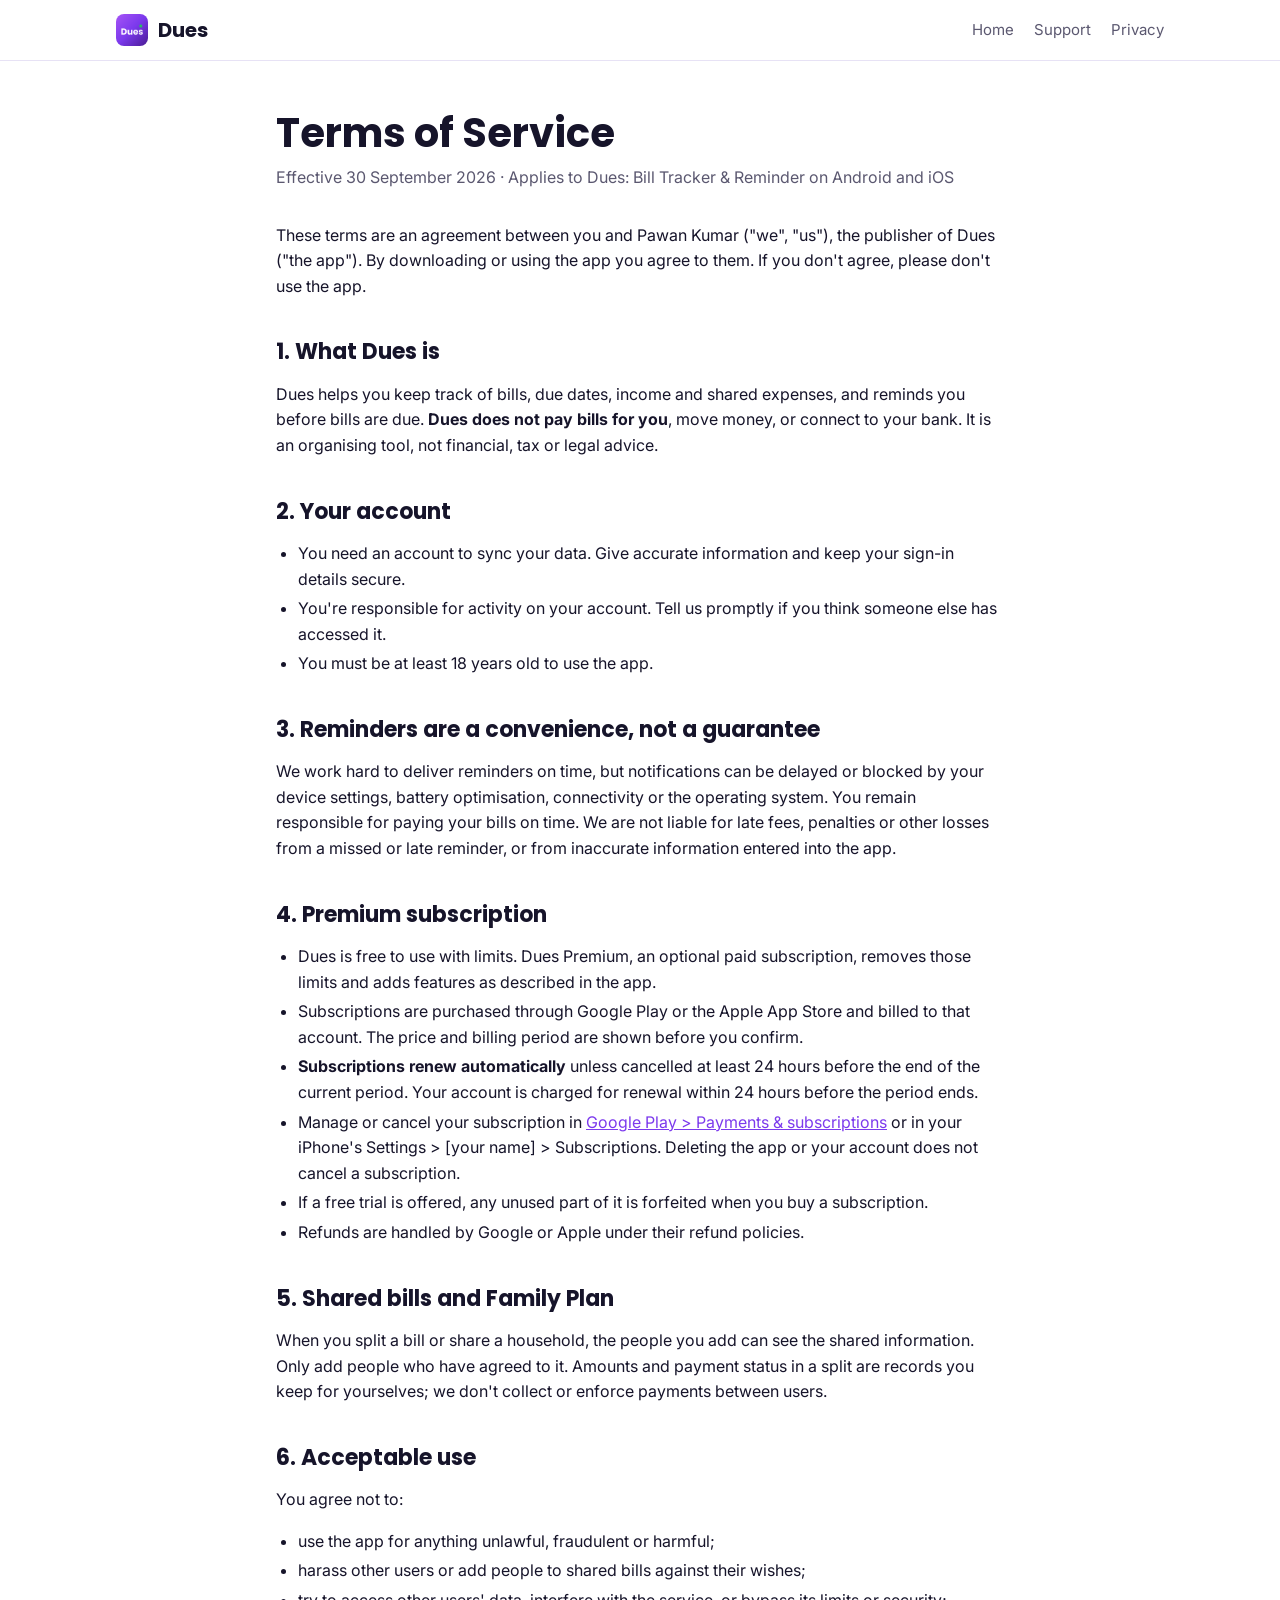
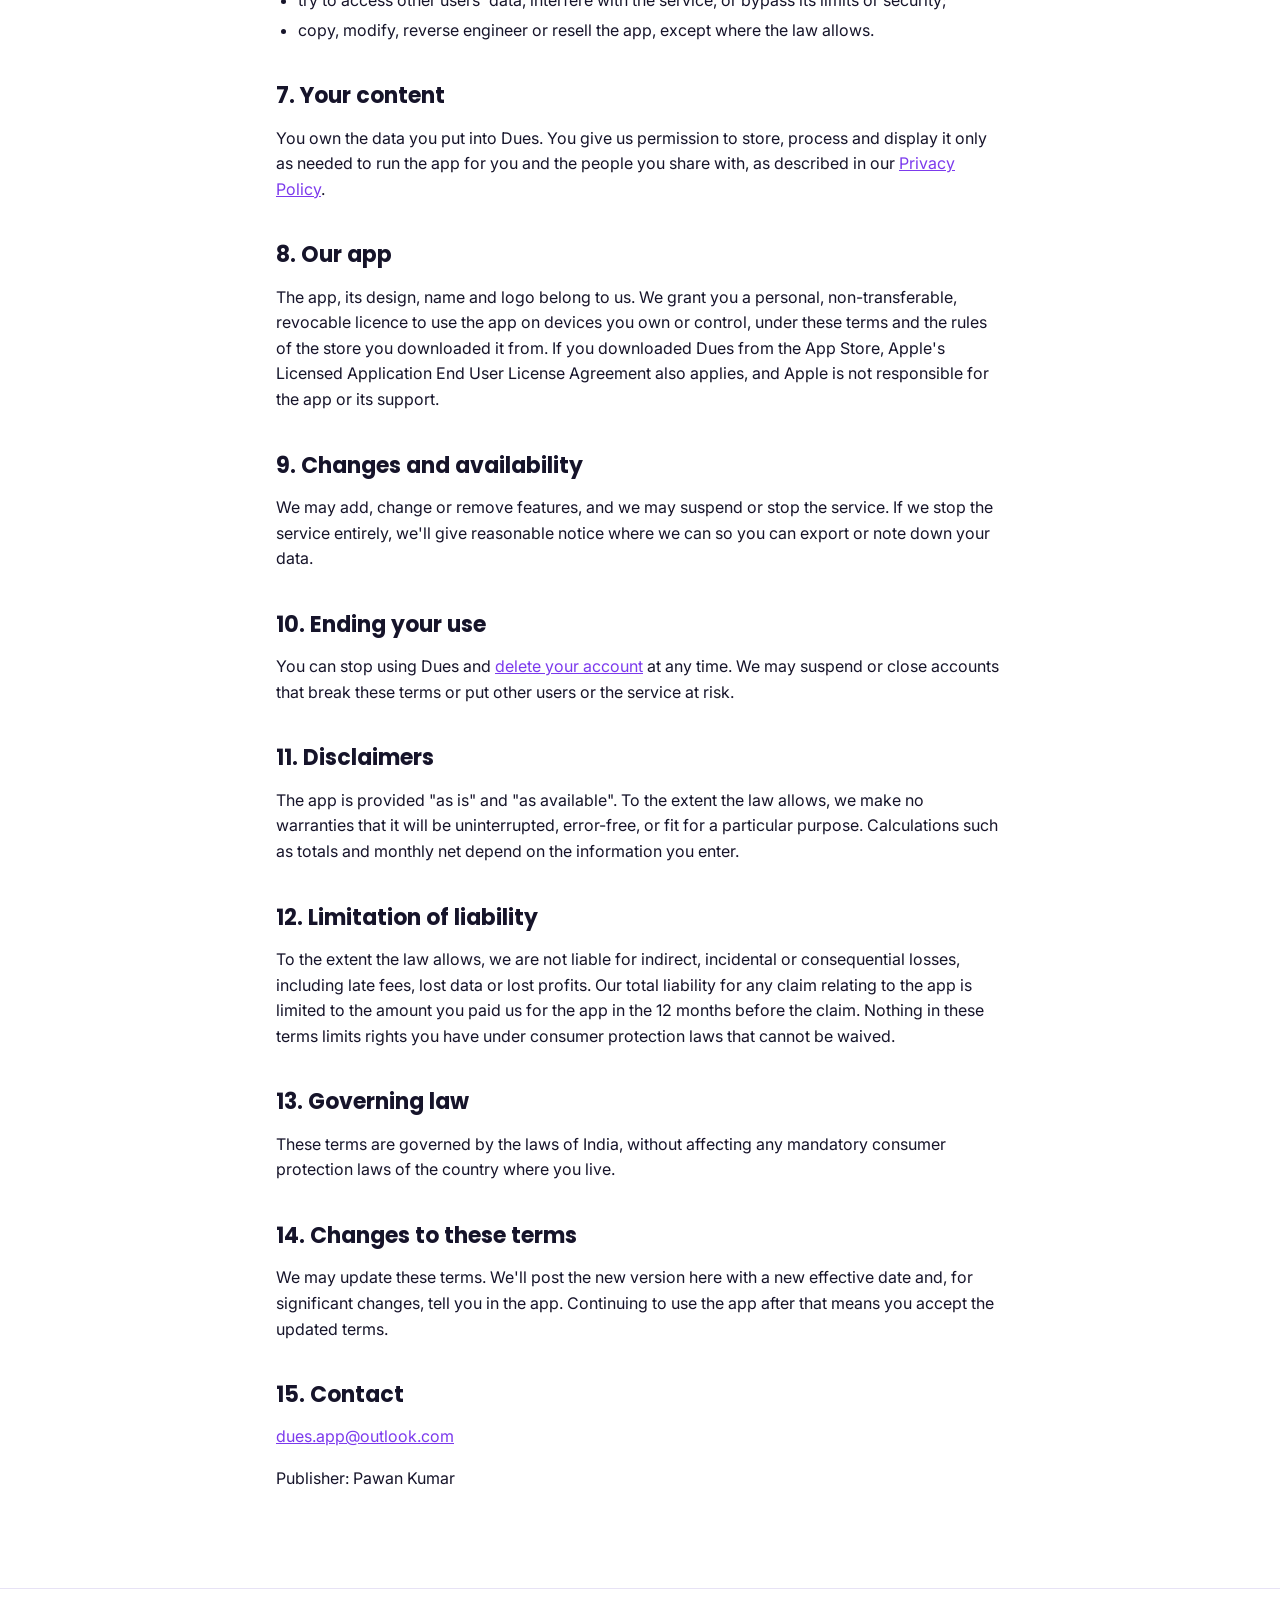
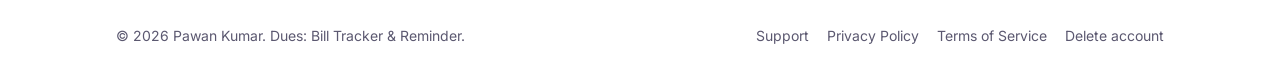
<file: terms/index.html>
<!doctype html>
<html lang="en">
<head>
<meta charset="utf-8">
<meta name="viewport" content="width=device-width, initial-scale=1">
<title>Terms of Service · Dues</title>
<meta name="description" content="Terms of Service for Dues: Bill Tracker &amp; Reminder on Android and iPhone.">
<meta name="theme-color" content="#0f0f1e">
<link rel="icon" type="image/png" href="../assets/favicon.png">
<link rel="apple-touch-icon" href="../assets/icon-180.png">
<link rel="preconnect" href="https://fonts.googleapis.com">
<link rel="preconnect" href="https://fonts.gstatic.com" crossorigin>
<link href="https://fonts.googleapis.com/css2?family=Inter:wght@400;500;600&family=Poppins:wght@600;700&display=swap" rel="stylesheet">
<link rel="stylesheet" href="../assets/styles.css?v=3">
</head>
<body>
<a class="skip" href="#main">Skip to content</a>
<header class="site-header">
  <div class="wrap">
    <a class="brand" href="../"><img src="../assets/icon-180.png" alt="">Dues</a>
    <nav class="nav" aria-label="Main">
      <a class="hide-sm" href="../">Home</a>
      <a href="../support/">Support</a>
      <a href="../privacy/">Privacy</a>
    </nav>
  </div>
</header>

<main id="main" class="doc">
  <h1>Terms of Service</h1>
  <p class="meta">Effective 30 September 2026 · Applies to Dues: Bill Tracker &amp; Reminder on Android and iOS</p>

  <p>These terms are an agreement between you and Pawan Kumar ("we", "us"), the publisher of Dues ("the app"). By downloading or using the app you agree to them. If you don't agree, please don't use the app.</p>

  <h2>1. What Dues is</h2>
  <p>Dues helps you keep track of bills, due dates, income and shared expenses, and reminds you before bills are due. <strong>Dues does not pay bills for you</strong>, move money, or connect to your bank. It is an organising tool, not financial, tax or legal advice.</p>

  <h2>2. Your account</h2>
  <ul>
    <li>You need an account to sync your data. Give accurate information and keep your sign-in details secure.</li>
    <li>You're responsible for activity on your account. Tell us promptly if you think someone else has accessed it.</li>
    <li>You must be at least 18 years old to use the app.</li>
  </ul>

  <h2>3. Reminders are a convenience, not a guarantee</h2>
  <p>We work hard to deliver reminders on time, but notifications can be delayed or blocked by your device settings, battery optimisation, connectivity or the operating system. You remain responsible for paying your bills on time. We are not liable for late fees, penalties or other losses from a missed or late reminder, or from inaccurate information entered into the app.</p>

  <h2>4. Premium subscription</h2>
  <ul>
    <li>Dues is free to use with limits. Dues Premium, an optional paid subscription, removes those limits and adds features as described in the app.</li>
    <li>Subscriptions are purchased through Google Play or the Apple App Store and billed to that account. The price and billing period are shown before you confirm.</li>
    <li><strong>Subscriptions renew automatically</strong> unless cancelled at least 24 hours before the end of the current period. Your account is charged for renewal within 24 hours before the period ends.</li>
    <li>Manage or cancel your subscription in <a href="https://play.google.com/store/account/subscriptions" rel="noopener">Google Play &gt; Payments &amp; subscriptions</a> or in your iPhone's Settings &gt; [your name] &gt; Subscriptions. Deleting the app or your account does not cancel a subscription.</li>
    <li>If a free trial is offered, any unused part of it is forfeited when you buy a subscription.</li>
    <li>Refunds are handled by Google or Apple under their refund policies.</li>
  </ul>

  <h2>5. Shared bills and Family Plan</h2>
  <p>When you split a bill or share a household, the people you add can see the shared information. Only add people who have agreed to it. Amounts and payment status in a split are records you keep for yourselves; we don't collect or enforce payments between users.</p>

  <h2>6. Acceptable use</h2>
  <p>You agree not to:</p>
  <ul>
    <li>use the app for anything unlawful, fraudulent or harmful;</li>
    <li>harass other users or add people to shared bills against their wishes;</li>
    <li>try to access other users' data, interfere with the service, or bypass its limits or security;</li>
    <li>copy, modify, reverse engineer or resell the app, except where the law allows.</li>
  </ul>

  <h2>7. Your content</h2>
  <p>You own the data you put into Dues. You give us permission to store, process and display it only as needed to run the app for you and the people you share with, as described in our <a href="../privacy/">Privacy Policy</a>.</p>

  <h2>8. Our app</h2>
  <p>The app, its design, name and logo belong to us. We grant you a personal, non-transferable, revocable licence to use the app on devices you own or control, under these terms and the rules of the store you downloaded it from. If you downloaded Dues from the App Store, Apple's Licensed Application End User License Agreement also applies, and Apple is not responsible for the app or its support.</p>

  <h2>9. Changes and availability</h2>
  <p>We may add, change or remove features, and we may suspend or stop the service. If we stop the service entirely, we'll give reasonable notice where we can so you can export or note down your data.</p>

  <h2>10. Ending your use</h2>
  <p>You can stop using Dues and <a href="../delete-account/">delete your account</a> at any time. We may suspend or close accounts that break these terms or put other users or the service at risk.</p>

  <h2>11. Disclaimers</h2>
  <p>The app is provided "as is" and "as available". To the extent the law allows, we make no warranties that it will be uninterrupted, error-free, or fit for a particular purpose. Calculations such as totals and monthly net depend on the information you enter.</p>

  <h2>12. Limitation of liability</h2>
  <p>To the extent the law allows, we are not liable for indirect, incidental or consequential losses, including late fees, lost data or lost profits. Our total liability for any claim relating to the app is limited to the amount you paid us for the app in the 12 months before the claim. Nothing in these terms limits rights you have under consumer protection laws that cannot be waived.</p>

  <h2>13. Governing law</h2>
  <p>These terms are governed by the laws of India, without affecting any mandatory consumer protection laws of the country where you live.</p>

  <h2>14. Changes to these terms</h2>
  <p>We may update these terms. We'll post the new version here with a new effective date and, for significant changes, tell you in the app. Continuing to use the app after that means you accept the updated terms.</p>

  <h2>15. Contact</h2>
  <p><a href="mailto:dues.app@outlook.com?subject=Dues%20terms">dues.app@outlook.com</a></p>
  <p class="muted">Publisher: Pawan Kumar</p>
</main>

<footer class="site-footer">
  <div class="wrap">
    <span>© 2026 Pawan Kumar. Dues: Bill Tracker &amp; Reminder.</span>
    <nav aria-label="Footer">
      <a href="../support/">Support</a>
      <a href="../privacy/">Privacy Policy</a>
      <a href="./">Terms of Service</a>
      <a href="../delete-account/">Delete account</a>
    </nav>
  </div>
</footer>
</body>
</html>
</file>
<file: assets/styles.css>
/* Dues website — shared styles. Colours follow the app's AppTheme. */
:root {
  --bg: #ffffff;
  --bg-soft: #f6f3ff;
  --card: #ffffff;
  --border: #e7e2f5;
  --fg: #16142a;
  --muted: #5b5870;
  --accent: #7c3aed;
  --accent-strong: #6d28d9;
  --accent-soft: #ede5ff;
  --green: #22c55e;
  --hero-bg: #0f0f1e;
  --hero-card: #1a1a2e;
  --hero-fg: #ffffff;
  --hero-muted: #b3aec8;
  --radius: 16px;
  --max: 1080px;
  color-scheme: light;
}
@media (prefers-color-scheme: dark) {
  :root {
    --bg: #0f0f1e;
    --bg-soft: #15142a;
    --card: #1a1a2e;
    --border: #2a2745;
    --fg: #f1eefc;
    --muted: #b3aec8;
    --accent: #b388ff;
    --accent-strong: #9d4eff;
    --accent-soft: #261f45;
    color-scheme: dark;
  }
}

* { box-sizing: border-box; }
html { -webkit-text-size-adjust: 100%; }
body {
  margin: 0;
  background: var(--bg);
  color: var(--fg);
  font: 16px/1.6 "Inter", -apple-system, BlinkMacSystemFont, "Segoe UI", Roboto, sans-serif;
}
img { max-width: 100%; height: auto; display: block; }
a { color: var(--accent); }
a:hover { color: var(--accent-strong); }
h1, h2, h3 { font-family: "Poppins", "Inter", sans-serif; line-height: 1.2; margin: 0; }
.wrap { max-width: var(--max); margin: 0 auto; padding: 0 16px; }
.skip { position: absolute; left: -9999px; }
.skip:focus { left: 16px; top: 16px; background: var(--card); padding: 8px 12px; z-index: 10; }

/* ── Header ─────────────────────────────────────────────── */
.site-header { position: sticky; top: 0; z-index: 5; background: color-mix(in srgb, var(--bg) 88%, transparent); backdrop-filter: blur(10px); border-bottom: 1px solid var(--border); }
.site-header .wrap { display: flex; align-items: center; justify-content: space-between; height: 60px; gap: 12px; }
.brand { display: flex; align-items: center; gap: 10px; text-decoration: none; color: var(--fg); font: 700 20px "Poppins", sans-serif; }
.brand img { width: 32px; height: 32px; border-radius: 8px; }
.nav { display: flex; gap: 20px; font-size: 15px; }
.nav a { color: var(--muted); text-decoration: none; }
.nav a:hover, .nav a[aria-current="page"] { color: var(--fg); }
@media (max-width: 560px) { .nav .hide-sm { display: none; } .nav { gap: 14px; } }

/* ── Hero ───────────────────────────────────────────────── */
.hero { background: radial-gradient(1200px 500px at 80% -10%, #4c1d95 0%, transparent 60%), var(--hero-bg); color: var(--hero-fg); overflow: hidden; }
.hero .wrap { display: grid; grid-template-columns: 1.1fr 0.9fr; gap: 40px; align-items: center; padding-top: 72px; padding-bottom: 72px; }
.hero h1 { font-size: clamp(36px, 6vw, 60px); letter-spacing: -0.02em; }
.hero h1 .dot { color: var(--green); }
.hero p.lead { color: var(--hero-muted); font-size: 19px; max-width: 34ch; margin: 18px 0 28px; }
.hero .note { color: var(--hero-muted); font-size: 14px; margin-top: 14px; }
@media (max-width: 820px) {
  .hero .wrap { grid-template-columns: 1fr; text-align: center; padding-top: 48px; padding-bottom: 56px; }
  .hero p.lead { margin-left: auto; margin-right: auto; }
  .stores { justify-content: center; }
}

/* ── Device mockup ───────────────────────────────────────
   A CSS phone frame sized to the 9:16 screenshots, so nothing is cropped
   or stretched. Side buttons are the frame's ::before/::after; the camera
   and glass glare sit on the screen. */
.device {
  position: relative;
  padding: 3.6%;
  border-radius: 13% / 7.4%;
  background: linear-gradient(150deg, #3a3753 0%, #1b1a2b 45%, #0c0b16 100%);
  box-shadow:
    inset 0 0 0 1.5px rgba(255, 255, 255, 0.14),
    inset 0 0 0 5px #0a0912,
    0 2px 2px rgba(0, 0, 0, 0.25),
    0 30px 60px -18px rgba(76, 29, 149, 0.55),
    0 18px 36px -18px rgba(0, 0, 0, 0.55);
}
.device::before, .device::after {
  content: ""; position: absolute; width: 3px; border-radius: 2px;
  background: linear-gradient(90deg, #11101c, #3b3854);
}
.device::before { right: -3px; top: 24%; height: 11%; }           /* power */
.device::after  { left: -3px;  top: 18%; height: 17%; transform: scaleX(-1); } /* volume */
.device-screen { position: relative; overflow: hidden; border-radius: 9.5% / 5.4%; background: #000; }
.device-screen img { width: 100%; }
.device-screen::before {   /* punch-hole camera */
  content: ""; position: absolute; z-index: 2; top: 1.6%; left: 50%;
  width: 3.6%; aspect-ratio: 1; transform: translateX(-50%); border-radius: 50%;
  background: radial-gradient(circle at 35% 35%, #3a4a6b 0 18%, #05060a 45%);
  box-shadow: 0 0 0 1.5px #000;
}
.device-screen::after {    /* glass glare */
  content: ""; position: absolute; inset: 0; z-index: 1; pointer-events: none;
  background: linear-gradient(115deg, rgba(255, 255, 255, 0.10) 0%, rgba(255, 255, 255, 0.03) 28%, transparent 42%);
}

.hero-stage { justify-self: center; width: min(300px, 74vw); perspective: 1600px; }
.device--hero { transform: rotateY(-16deg) rotateX(6deg) rotateZ(1.5deg); transition: transform .6s cubic-bezier(.2,.7,.2,1); }
.device--hero:hover { transform: rotateY(-6deg) rotateX(2deg); }
@media (max-width: 820px) {
  .hero-stage { width: min(270px, 70vw); }
  .device--hero { transform: rotateY(-8deg) rotateX(4deg); }
}
@media (prefers-reduced-motion: reduce) {
  .device, .shot .device { transition: none; }
}

/* ── Store buttons ──────────────────────────────────────── */
.stores { display: flex; flex-wrap: wrap; gap: 12px; }
.store-btn { display: inline-flex; align-items: center; gap: 10px; min-width: 190px; padding: 10px 18px; border-radius: 12px; background: #000; color: #fff; text-decoration: none; border: 1px solid #3a3752; transition: transform .15s ease, border-color .15s ease; }
.store-btn:hover { color: #fff; transform: translateY(-2px); border-color: #7c7899; }
.store-btn svg { width: 26px; height: 26px; flex: none; }
.store-btn small { display: block; font-size: 11px; line-height: 1.1; opacity: .85; }
.store-btn strong { display: block; font-size: 18px; line-height: 1.2; font-weight: 600; }

/* ── Sections ───────────────────────────────────────────── */
section { padding: 80px 0; }
section.alt { background: var(--bg-soft); }
.eyebrow { color: var(--accent); font-weight: 600; font-size: 14px; letter-spacing: .06em; text-transform: uppercase; margin-bottom: 10px; }
.section-title { font-size: clamp(28px, 4vw, 40px); margin-bottom: 14px; }
.section-lead { color: var(--muted); max-width: 60ch; margin: 0 0 40px; font-size: 18px; }

.features { display: grid; grid-template-columns: repeat(3, 1fr); gap: 20px; }
@media (max-width: 900px) { .features { grid-template-columns: repeat(2, 1fr); } }
@media (max-width: 560px) { .features { grid-template-columns: 1fr; } }
.feature { background: var(--card); border: 1px solid var(--border); border-radius: var(--radius); padding: 24px; }
.feature .icon { width: 44px; height: 44px; border-radius: 12px; display: grid; place-items: center; background: var(--accent-soft); color: var(--accent); margin-bottom: 16px; }
.feature .icon svg { width: 22px; height: 22px; }
.feature h3 { font-size: 18px; margin-bottom: 6px; }
.feature p { color: var(--muted); margin: 0; }

/* Screenshot gallery: three phones fanned out in 3D */
.shots { display: grid; grid-template-columns: repeat(3, 1fr); gap: 8px; align-items: end; perspective: 1800px; padding: 24px 0 8px; }
.shot { margin: 0; display: flex; flex-direction: column; align-items: center; }
.shot .device { width: min(100%, 270px); transition: transform .5s cubic-bezier(.2,.7,.2,1); }
.shot--left .device { transform: rotateY(24deg) translateZ(-60px) scale(.92); transform-origin: right center; }
.shot--right .device { transform: rotateY(-24deg) translateZ(-60px) scale(.92); transform-origin: left center; }
.shot--center { z-index: 1; }
.shot--center .device { transform: translateY(-16px); }
.shot:hover .device { transform: none; }
.shots figcaption { text-align: center; color: var(--muted); font-size: 15px; margin-top: 22px; }
@media (max-width: 720px) {
  .shots { grid-template-columns: repeat(3, 70%); gap: 16px; overflow-x: auto; scroll-snap-type: x mandatory; padding: 16px 4px 12px; perspective: none; }
  .shot { scroll-snap-align: center; }
  .shot--left .device, .shot--right .device, .shot--center .device { transform: none; }
}

.platforms { display: grid; grid-template-columns: 1fr 1fr; gap: 20px; }
@media (max-width: 720px) { .platforms { grid-template-columns: 1fr; } }
.platform { background: var(--card); border: 1px solid var(--border); border-radius: var(--radius); padding: 28px; }
.platform h3 { font-size: 22px; margin-bottom: 4px; }
.platform .req { color: var(--muted); font-size: 14px; margin: 0 0 16px; }
.platform ul { margin: 0 0 22px; padding-left: 20px; color: var(--muted); }

.cta { text-align: center; }
.cta .stores { justify-content: center; margin-top: 28px; }

/* ── Document pages (privacy, terms, support) ──────────── */
.doc { max-width: 760px; margin: 0 auto; padding: 48px 16px 80px; }
.doc h1 { font-size: clamp(30px, 5vw, 40px); margin-bottom: 8px; }
.doc .meta { color: var(--muted); margin: 0 0 32px; }
.doc h2 { font-size: 22px; margin: 40px 0 10px; }
.doc h3 { font-size: 17px; margin: 24px 0 6px; }
.doc p, .doc li { color: var(--fg); }
.doc ul, .doc ol { padding-left: 22px; }
.doc li + li { margin-top: 4px; }
.card { background: var(--bg-soft); border: 1px solid var(--border); border-radius: 12px; padding: 16px 20px; }
.muted { color: var(--muted); }
.toc { background: var(--bg-soft); border: 1px solid var(--border); border-radius: 12px; padding: 16px 20px; margin-bottom: 8px; }
.toc ol { margin: 6px 0 0; }
table { width: 100%; border-collapse: collapse; margin: 12px 0; font-size: 15px; }
th, td { text-align: left; vertical-align: top; padding: 10px 12px; border-bottom: 1px solid var(--border); }
th { font-weight: 600; }
.table-scroll { overflow-x: auto; }

details { background: var(--card); border: 1px solid var(--border); border-radius: 12px; padding: 14px 18px; margin-bottom: 10px; }
details summary { cursor: pointer; font-weight: 600; }
details[open] summary { margin-bottom: 8px; }
.btn { display: inline-block; background: var(--accent-strong); color: #fff; text-decoration: none; padding: 12px 20px; border-radius: 10px; font-weight: 600; }
.btn:hover { color: #fff; background: var(--accent); }

/* ── Footer ─────────────────────────────────────────────── */
.site-footer { border-top: 1px solid var(--border); padding: 36px 0; color: var(--muted); font-size: 14px; }
.site-footer .wrap { display: flex; flex-wrap: wrap; justify-content: space-between; gap: 16px; }
.site-footer nav { display: flex; flex-wrap: wrap; gap: 18px; }
.site-footer a { color: var(--muted); text-decoration: none; }
.site-footer a:hover { color: var(--fg); }
</file>
